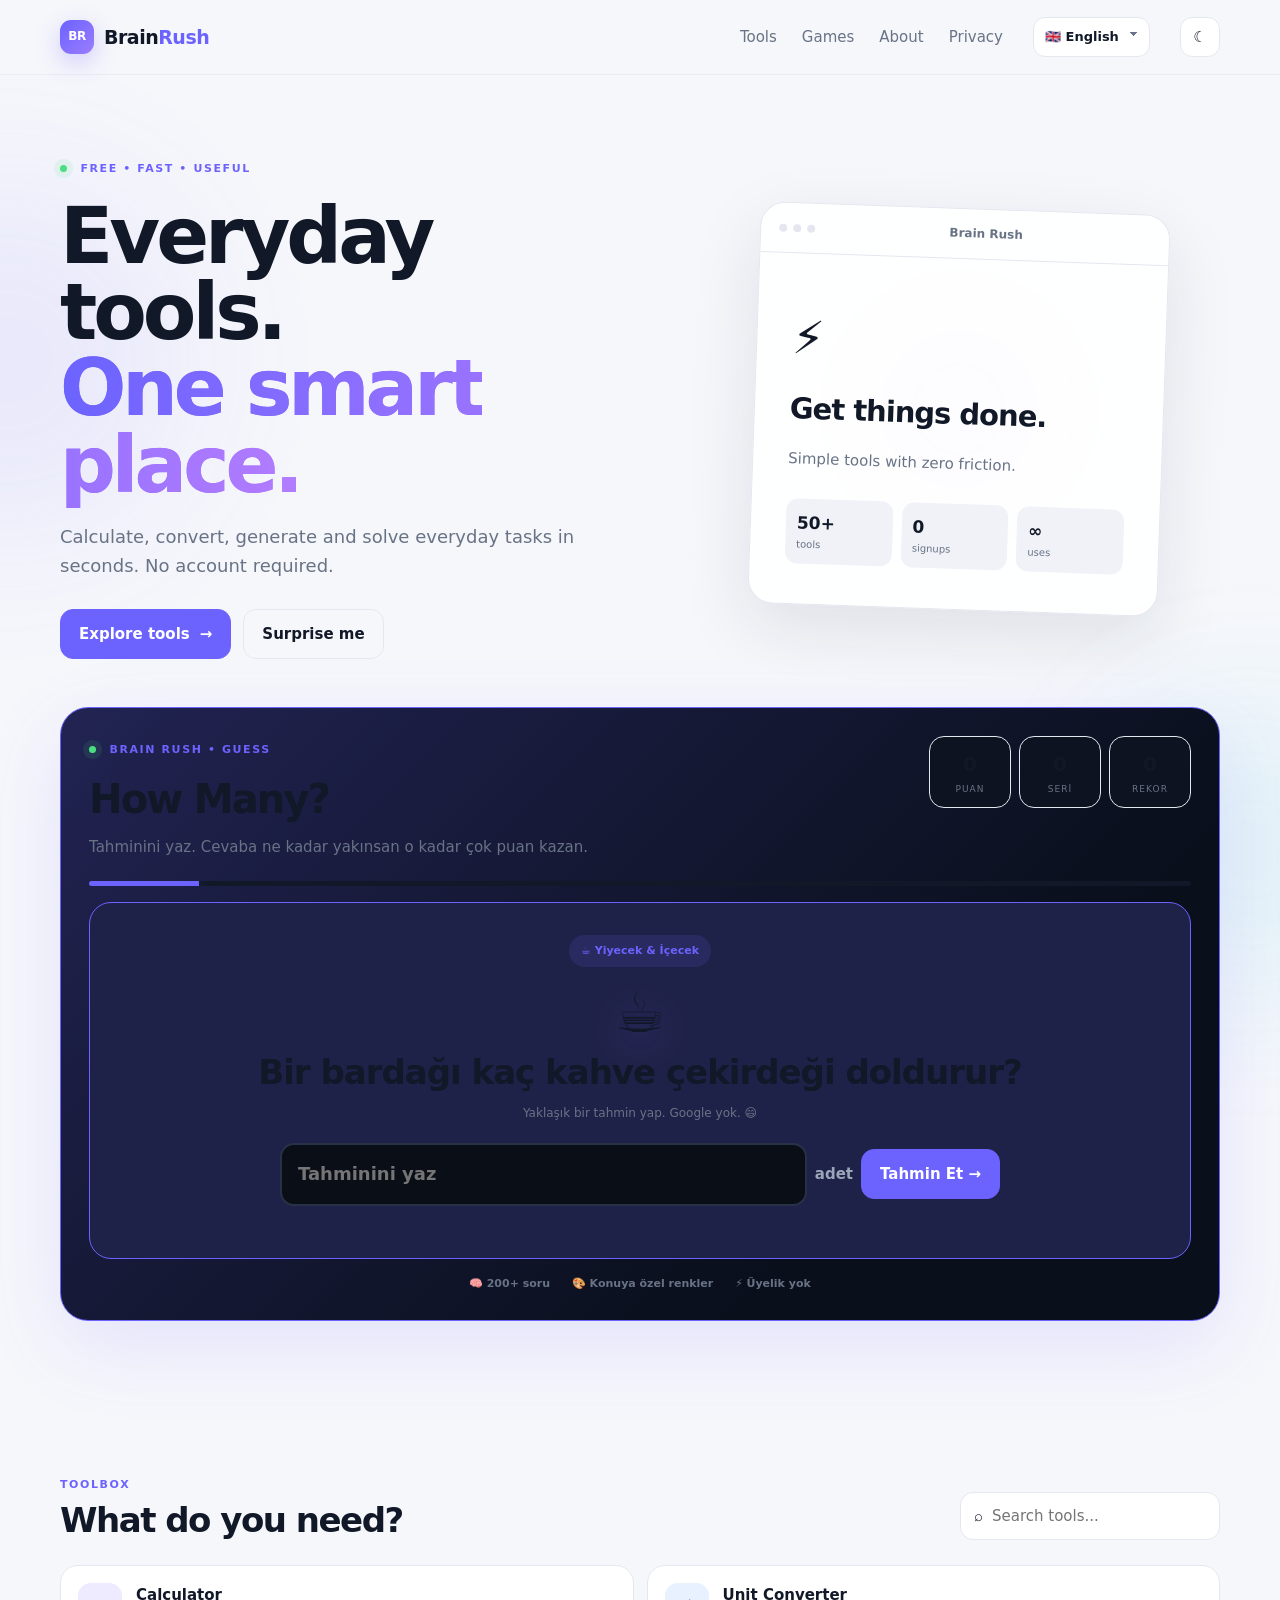
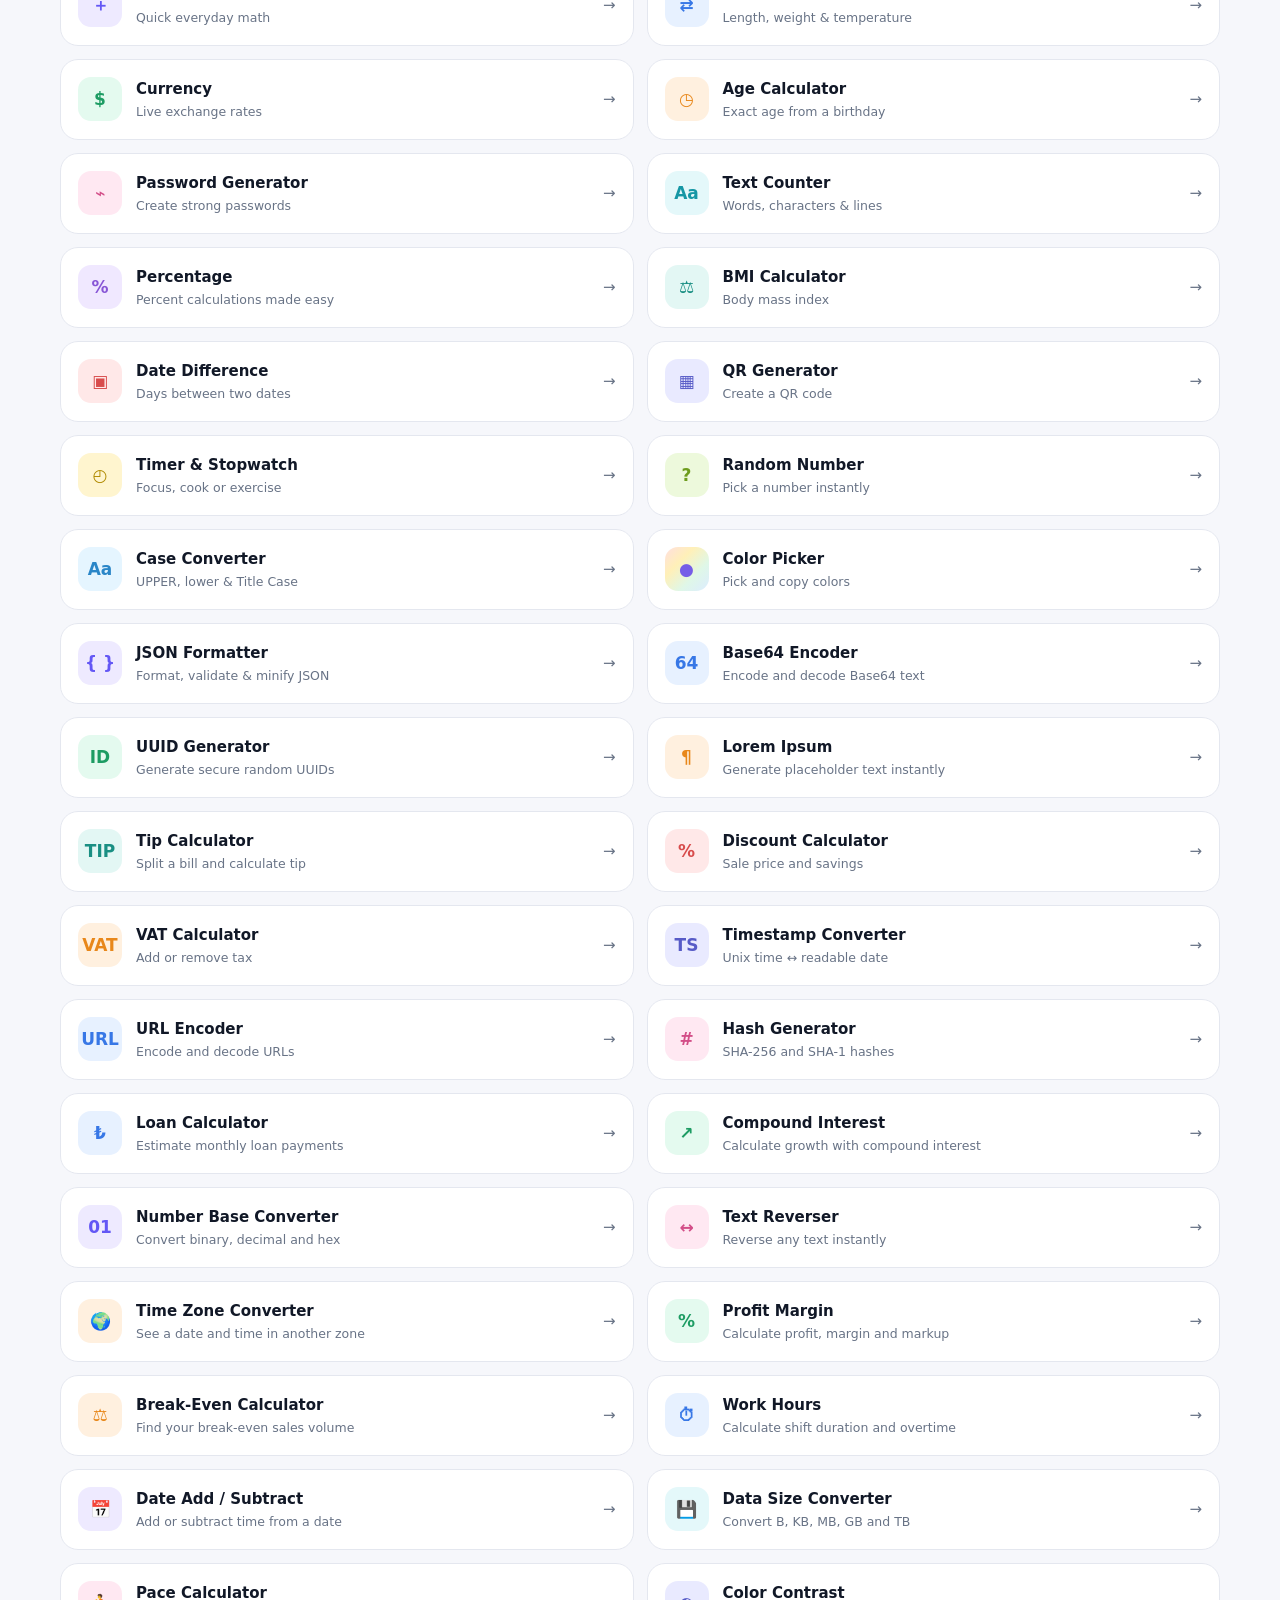
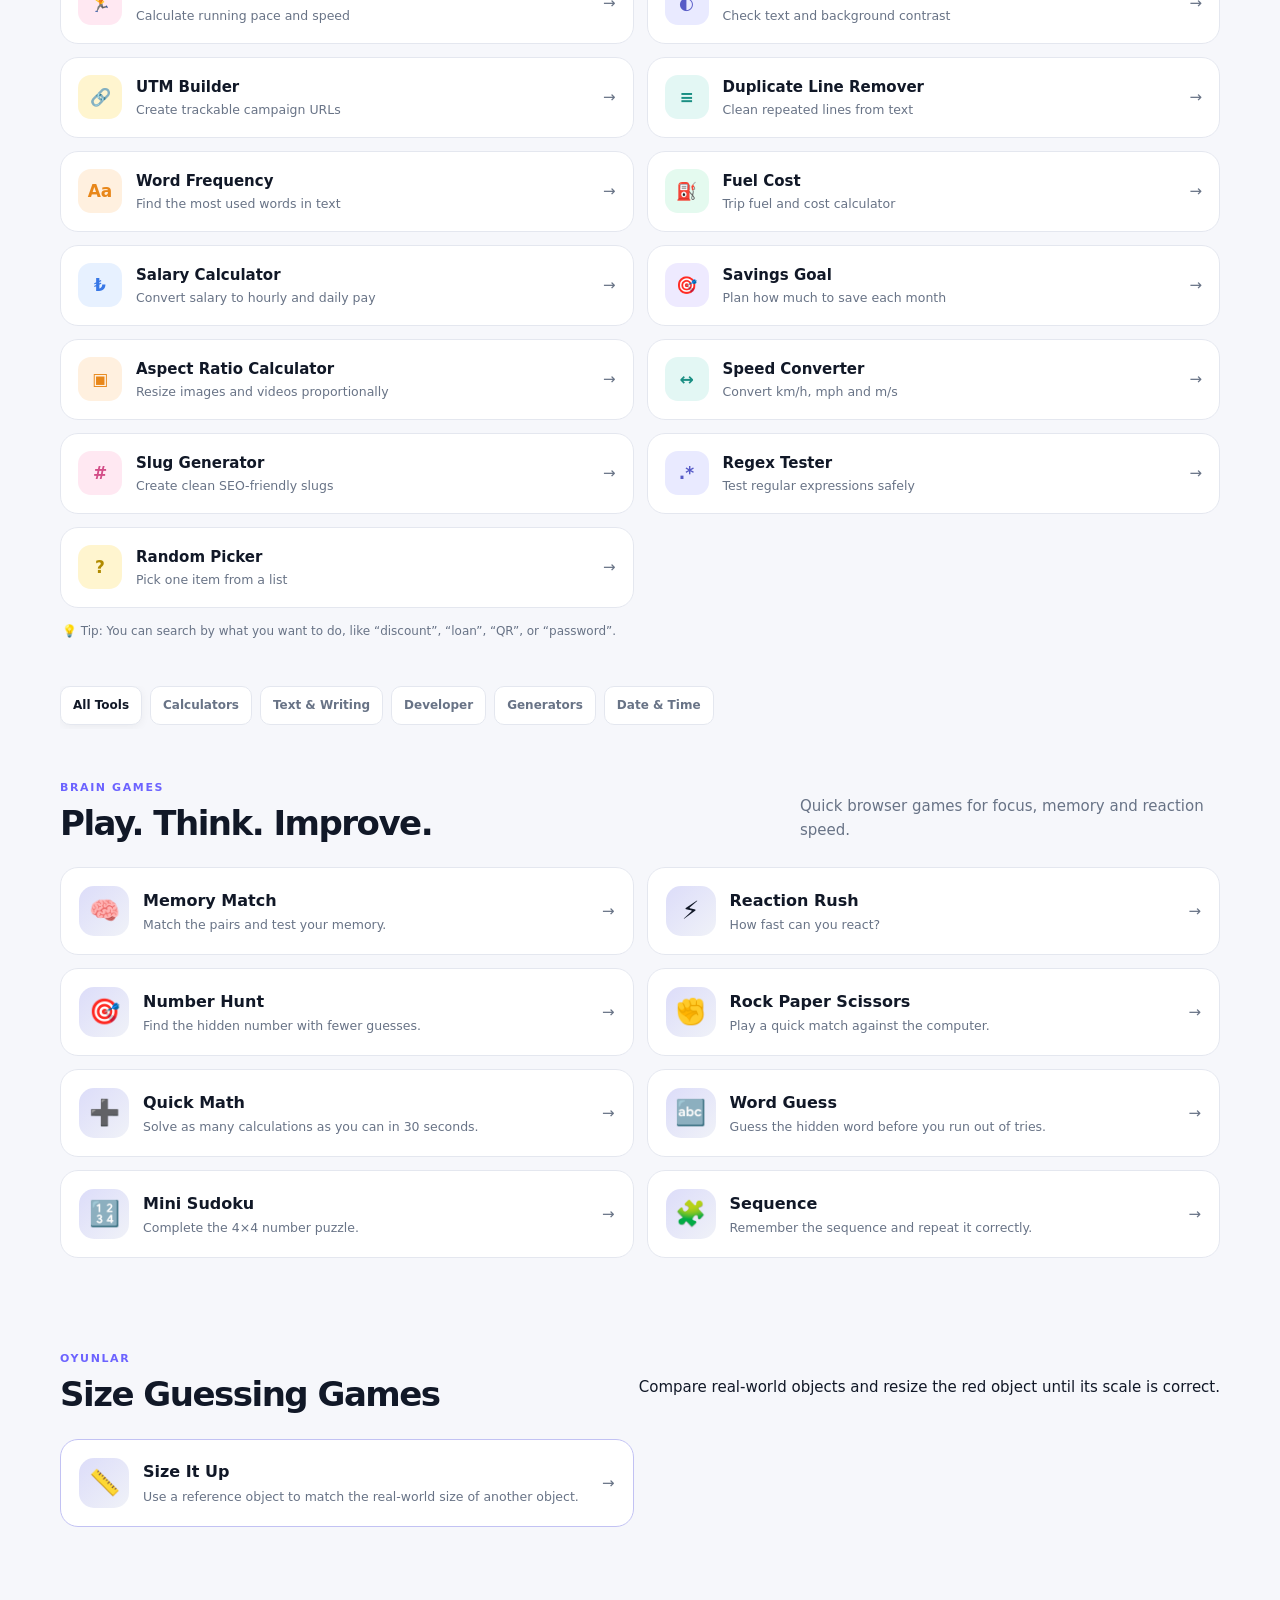
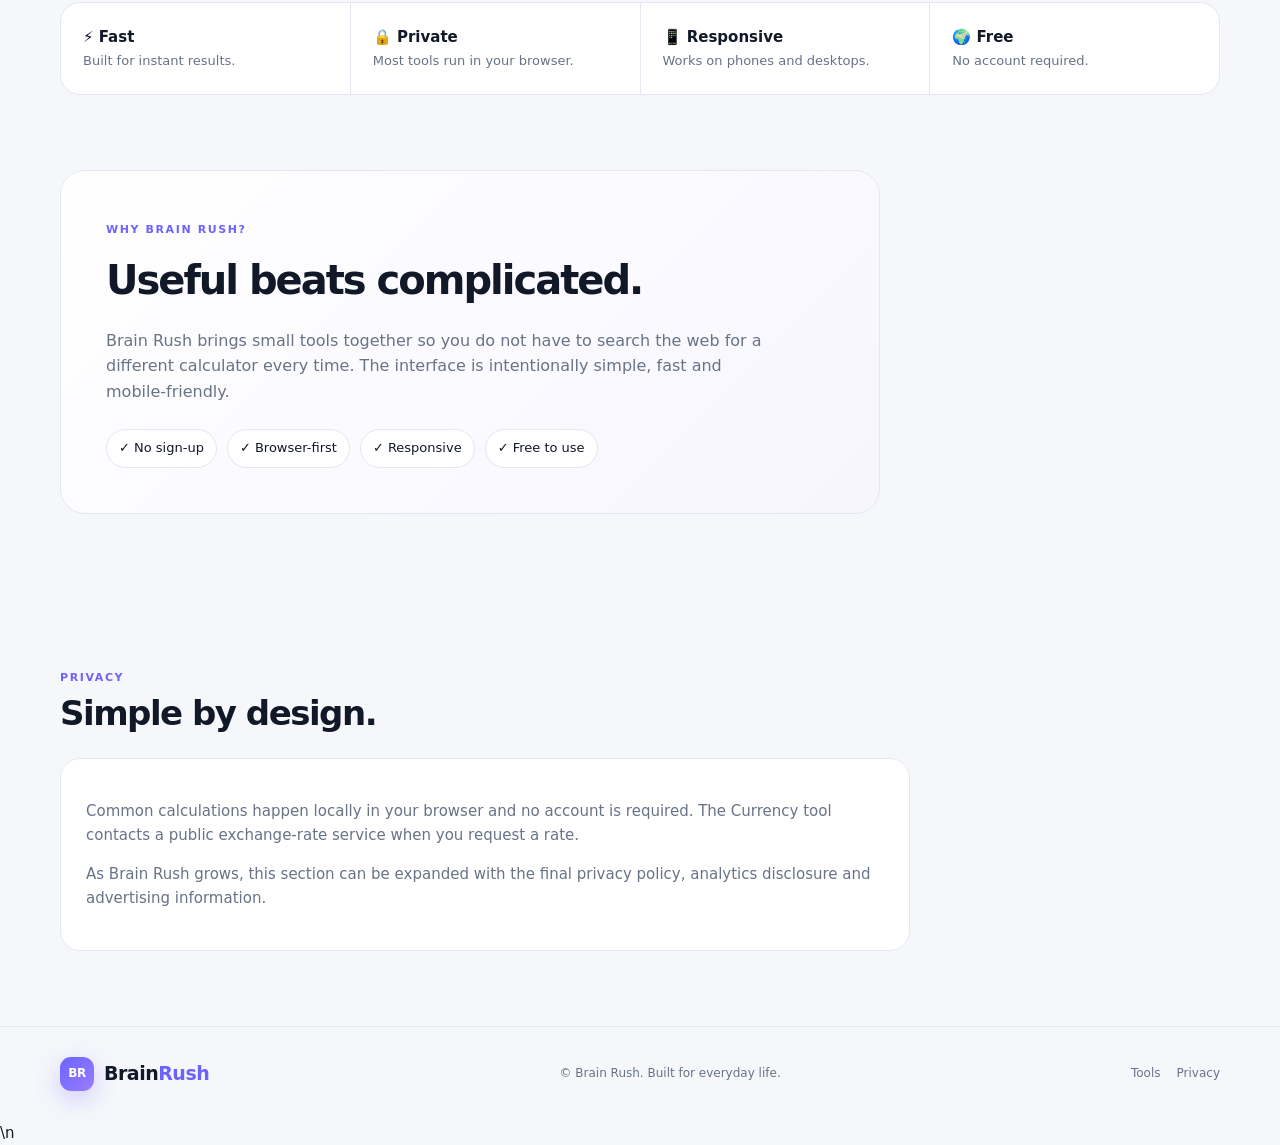
<file: index.html>
<!doctype html>
<html lang="en">
<head>
<meta charset="utf-8">
<meta name="viewport" content="width=device-width,initial-scale=1">
<meta name="theme-color" content="#0b1020">
<meta name="description" content="Brain Rush is a free collection of fast online tools for calculations, conversions, text, dates, passwords, QR codes and everyday tasks.">
<meta name="keywords" content="online tools, calculator, unit converter, currency converter, age calculator, password generator, text counter, percentage calculator, BMI, QR code">
<meta property="og:title" content="Brain Rush — Free Everyday Tools">
<meta property="og:description" content="Fast, useful and browser-first online tools.">
<meta property="og:type" content="website">
<title>Brain Rush — Free Everyday Tools</title>
<link rel="manifest" href="manifest.webmanifest">
<link rel="stylesheet" href="assets/styles.css?v=20261127-8">
</head>
<body>
<div class="bg-orb orb-one"></div><div class="bg-orb orb-two"></div>
<header class="site-header"><div class="container nav-wrap">
<a class="brand" href="#"><span class="brand-mark">BR</span><span>Brain<span>Rush</span></span></a>
<nav class="nav-links"><a href="#tools"><span data-i18n="Tools">Tools</span></a><a href="#games" data-i18n="Games">Games</a><a href="#about"><span data-i18n="About">About</span></a><a href="#privacy"><span data-i18n="Privacy">Privacy</span></a></nav>
<div class="language-switcher">
<select id="languageSelect" aria-label="Language">
<option value="en">🇬🇧 English</option>
<option value="tr">🇹🇷 Türkçe</option>
</select>
</div>
<button class="icon-btn" id="themeToggle" aria-label="Toggle theme">☾</button>
</div></header>
<main>
<section class="hero container"><div class="hero-copy">
<div class="eyebrow"><span class="pulse"></span> FREE • FAST • USEFUL</div>
<h1>Everyday tools.<br><span><span data-i18n="One smart place.">One smart place.</span></span></h1>
<p><span data-i18n="Calculate, convert, generate and solve everyday tasks in seconds. No account required.">Calculate, convert, generate and solve everyday tasks in seconds. No account required.</span></p>
<div class="hero-actions"><a class="btn primary" href="#tools">Explore tools <span>→</span></a><button class="btn ghost" id="randomTool"><span data-i18n="Surprise me">Surprise me</span></button></div>
</div><div class="hero-panel"><div class="panel-glow"></div><div class="mini-window">
<div class="window-top"><span></span><span></span><span></span><b>Brain Rush</b></div>
<div class="mini-content"><div class="mini-icon">⚡</div><strong><span data-i18n="Get things done.">Get things done.</span></strong><p><span data-i18n="Simple tools with zero friction.">Simple tools with zero friction.</span></p>
<div class="mini-stats"><span><b>50+</b> tools</span><span><b>0</b> signups</span><span><b>∞</b> uses</span></div></div></div></div></section>

<section class="container section estimate-game-section" id="guessGame">
  <div class="guess-game-shell" data-theme-color="violet">
    <div class="guess-game-header">
      <div>
        <span class="eyebrow"><span class="pulse"></span> BRAIN RUSH • GUESS</span>
        <h2 data-i18n="How Many?">How Many?</h2>
        <p data-i18n="Estimate the answer. The closer you are, the higher your score.">Tahminini yaz. Cevaba ne kadar yakınsan o kadar çok puan kazan.</p>
      </div>
      <div class="guess-game-stats">
        <div><b id="guessScore">0</b><small data-i18n="Score">PUAN</small></div>
        <div><b id="guessStreak">0</b><small data-i18n="Streak">SERİ</small></div>
        <div><b id="guessBest">0</b><small data-i18n="Best">REKOR</small></div>
      </div>
    </div>
    <div class="guess-progress"><span id="guessProgressBar"></span></div>
    <div class="guess-card" id="guessCard">
      <div class="guess-category" id="guessCategory">☕ Yiyecek & İçecek</div>
      <div class="guess-emoji" id="guessEmoji">☕</div>
      <h3 id="guessQuestion">Bir bardağı kaç kahve çekirdeği doldurur?</h3>
      <p class="guess-hint" id="guessHint">Yaklaşık bir tahmin yap. Google yok. 😄</p>
      <div class="guess-answer-row">
        <input id="guessInput" type="text" inputmode="decimal" autocomplete="off" placeholder="Tahminini yaz">
        <span id="guessUnit">adet</span>
        <button class="btn primary" id="guessSubmit" type="button">Tahmin Et →</button>
      </div>
      <div class="guess-feedback" id="guessFeedback" aria-live="polite"></div>
      <button class="guess-next" id="guessNext" type="button" hidden>Sonraki Soru →</button>
    </div>
    <div class="guess-footer">
      <span>🧠 <b data-i18n="200+ questions">200+ soru</b></span>
      <span>🎨 <b data-i18n="Color-coded topics">Konuya özel renkler</b></span>
      <span>⚡ <b data-i18n="No account required">Üyelik yok</b></span>
    </div>
  </div>
</section>

<section class="container section" id="tools"><div class="section-heading"><div><span class="eyebrow"><span data-i18n="TOOLBOX">TOOLBOX</span></span><h2>What do you need?</h2></div>
<div class="search-box"><span>⌕</span><input id="toolSearch" type="search" placeholder="Search tools..." aria-label="Search tools"></div></div>
<div class="tool-grid">
<button class="tool-card" data-tool="calculator" data-category="calculator" data-keywords="math arithmetic"><span class="tool-icon violet">＋</span><span><b><span data-i18n="Calculator">Calculator</span></b><small><span data-i18n="Quick everyday math">Quick everyday math</span></small></span><i>→</i></button>
<button class="tool-card" data-tool="unit" data-category="calculator" data-keywords="unit length weight temperature"><span class="tool-icon blue">⇄</span><span><b><span data-i18n="Unit Converter">Unit Converter</span></b><small><span data-i18n="Length, weight & temperature">Length, weight & temperature</span></small></span><i>→</i></button>
<button class="tool-card" data-tool="currency" data-category="calculator" data-keywords="currency exchange money usd eur try"><span class="tool-icon green">$</span><span><b><span data-i18n="Currency">Currency</span></b><small><span data-i18n="Live exchange rates">Live exchange rates</span></small></span><i>→</i></button>
<button class="tool-card" data-tool="age" data-category="calculator" data-keywords="age birthday date"><span class="tool-icon orange">◷</span><span><b><span data-i18n="Age Calculator">Age Calculator</span></b><small><span data-i18n="Exact age from a birthday">Exact age from a birthday</span></small></span><i>→</i></button>
<button class="tool-card" data-tool="password" data-category="generator" data-keywords="password secure random generator"><span class="tool-icon pink">⌁</span><span><b><span data-i18n="Password Generator">Password Generator</span></b><small><span data-i18n="Create strong passwords">Create strong passwords</span></small></span><i>→</i></button>
<button class="tool-card" data-tool="text" data-category="text" data-keywords="text words characters counter"><span class="tool-icon cyan">Aa</span><span><b><span data-i18n="Text Counter">Text Counter</span></b><small><span data-i18n="Words, characters & lines">Words, characters & lines</span></small></span><i>→</i></button>
<button class="tool-card" data-tool="percentage" data-category="calculator" data-keywords="percent percentage"><span class="tool-icon purple">%</span><span><b><span data-i18n="Percentage">Percentage</span></b><small><span data-i18n="Percent calculations made easy">Percent calculations made easy</span></small></span><i>→</i></button>
<button class="tool-card" data-tool="bmi" data-category="calculator" data-keywords="bmi body mass index"><span class="tool-icon teal">⚖</span><span><b><span data-i18n="BMI Calculator">BMI Calculator</span></b><small><span data-i18n="Body mass index">Body mass index</span></small></span><i>→</i></button>
<button class="tool-card" data-tool="date" data-category="time" data-keywords="date difference days"><span class="tool-icon red">▣</span><span><b><span data-i18n="Date Difference">Date Difference</span></b><small><span data-i18n="Days between two dates">Days between two dates</span></small></span><i>→</i></button>
<button class="tool-card" data-tool="qr" data-category="generator" data-keywords="qr code"><span class="tool-icon indigo">▦</span><span><b><span data-i18n="QR Generator">QR Generator</span></b><small><span data-i18n="Create a QR code">Create a QR code</span></small></span><i>→</i></button>
<button class="tool-card" data-tool="timer" data-category="time" data-keywords="timer stopwatch countdown"><span class="tool-icon yellow">◴</span><span><b><span data-i18n="Timer & Stopwatch">Timer & Stopwatch</span></b><small><span data-i18n="Focus, cook or exercise">Focus, cook or exercise</span></small></span><i>→</i></button>
<button class="tool-card" data-tool="random" data-category="generator" data-keywords="random number"><span class="tool-icon lime">?</span><span><b><span data-i18n="Random Number">Random Number</span></b><small><span data-i18n="Pick a number instantly">Pick a number instantly</span></small></span><i>→</i></button>
<button class="tool-card" data-tool="case" data-category="text" data-keywords="uppercase lowercase case converter"><span class="tool-icon sky">Aa</span><span><b><span data-i18n="Case Converter">Case Converter</span></b><small><span data-i18n="UPPER, lower & Title Case">UPPER, lower & Title Case</span></small></span><i>→</i></button>
<button class="tool-card" data-tool="color" data-category="generator" data-keywords="color picker hex rgb"><span class="tool-icon rainbow">●</span><span><b><span data-i18n="Color Picker">Color Picker</span></b><small><span data-i18n="Pick and copy colors">Pick and copy colors</span></small></span><i>→</i></button>
<button class="tool-card" data-tool="json" data-category="developer" data-keywords="json formatter beautifier minify developer"><span class="tool-icon violet">{ }</span><span><b><span data-i18n="JSON Formatter">JSON Formatter</span></b><small><span data-i18n="Format, validate & minify JSON">Format, validate & minify JSON</span></small></span><i>→</i></button>
<button class="tool-card" data-tool="base64" data-category="developer" data-keywords="base64 encode decode developer"><span class="tool-icon blue">64</span><span><b><span data-i18n="Base64 Encoder">Base64 Encoder</span></b><small><span data-i18n="Encode and decode Base64 text">Encode and decode Base64 text</span></small></span><i>→</i></button>
<button class="tool-card" data-tool="uuid" data-category="generator" data-keywords="uuid guid identifier developer"><span class="tool-icon green">ID</span><span><b><span data-i18n="UUID Generator">UUID Generator</span></b><small><span data-i18n="Generate secure random UUIDs">Generate secure random UUIDs</span></small></span><i>→</i></button>
<button class="tool-card" data-tool="lorem" data-category="text" data-keywords="lorem ipsum placeholder text"><span class="tool-icon orange">¶</span><span><b><span data-i18n="Lorem Ipsum">Lorem Ipsum</span></b><small><span data-i18n="Generate placeholder text instantly">Generate placeholder text instantly</span></small></span><i>→</i></button><button class="tool-card" data-tool="tip" data-category="calculator" data-keywords="tip gratuity restaurant bill"><span class="tool-icon teal">TIP</span><span><b data-i18n="Tip Calculator">Tip Calculator</b><small data-i18n="Split a bill and calculate tip">Split a bill and calculate tip</small></span><i>→</i></button>
<button class="tool-card" data-tool="discount" data-category="calculator" data-keywords="discount sale price savings"><span class="tool-icon red">%</span><span><b data-i18n="Discount Calculator">Discount Calculator</b><small data-i18n="Sale price and savings">Sale price and savings</small></span><i>→</i></button>
<button class="tool-card" data-tool="vat" data-category="calculator" data-keywords="vat tax sales tax"><span class="tool-icon orange">VAT</span><span><b data-i18n="VAT Calculator">VAT Calculator</b><small data-i18n="Add or remove tax">Add or remove tax</small></span><i>→</i></button>
<button class="tool-card" data-tool="timestamp" data-category="time" data-keywords="unix timestamp epoch date time"><span class="tool-icon indigo">TS</span><span><b data-i18n="Timestamp Converter">Timestamp Converter</b><small data-i18n="Unix time ↔ readable date">Unix time ↔ readable date</small></span><i>→</i></button>
<button class="tool-card" data-tool="url" data-category="developer" data-keywords="url encode decode developer"><span class="tool-icon blue">URL</span><span><b data-i18n="URL Encoder">URL Encoder</b><small data-i18n="Encode and decode URLs">Encode and decode URLs</small></span><i>→</i></button>
<button class="tool-card" data-tool="hash" data-category="developer" data-keywords="hash sha256 sha1 security developer"><span class="tool-icon pink">#</span><span><b data-i18n="Hash Generator">Hash Generator</b><small data-i18n="SHA-256 and SHA-1 hashes">SHA-256 and SHA-1 hashes</small></span><i>→</i></button><button class="tool-card" data-tool="loan" data-category="calculator" data-keywords="loan credit mortgage interest"><span class="tool-icon blue">₺</span><span><b data-i18n="Loan Calculator">Loan Calculator</b><small data-i18n="Estimate monthly loan payments">Estimate monthly loan payments</small></span><i>→</i></button>
<button class="tool-card" data-tool="compound" data-category="calculator" data-keywords="compound interest investment savings"><span class="tool-icon green">↗</span><span><b data-i18n="Compound Interest">Compound Interest</b><small data-i18n="Calculate growth with compound interest">Calculate growth with compound interest</small></span><i>→</i></button>
<button class="tool-card" data-tool="base" data-category="developer" data-keywords="binary decimal hexadecimal base converter"><span class="tool-icon violet">01</span><span><b data-i18n="Number Base Converter">Number Base Converter</b><small data-i18n="Convert binary, decimal and hex">Convert binary, decimal and hex</small></span><i>→</i></button>
<button class="tool-card" data-tool="reverse" data-category="text" data-keywords="reverse text string"><span class="tool-icon pink">↔</span><span><b data-i18n="Text Reverser">Text Reverser</b><small data-i18n="Reverse any text instantly">Reverse any text instantly</small></span><i>→</i></button>
<button class="tool-card" data-tool="timezone" data-category="time" data-keywords="time zone timezone world clock"><span class="tool-icon orange">🌍</span><span><b data-i18n="Time Zone Converter">Time Zone Converter</b><small data-i18n="See a date and time in another zone">See a date and time in another zone</small></span><i>→</i></button><button class="tool-card" data-tool="profit" data-category="calculator" data-keywords="profit margin markup sales cost"><span class="tool-icon green">%</span><span><b data-i18n="Profit Margin">Kâr Marjı Hesaplama</b><small data-i18n="Calculate profit, margin and markup">Kârı, marjı ve kâr oranını hesaplayın</small></span><i>→</i></button>
<button class="tool-card" data-tool="breakeven" data-category="calculator" data-keywords="break even fixed variable cost business"><span class="tool-icon orange">⚖</span><span><b data-i18n="Break-Even Calculator">Başabaş Noktası Hesaplama</b><small data-i18n="Find your break-even sales volume">Başabaş satış miktarını bulun</small></span><i>→</i></button>
<button class="tool-card" data-tool="workhours" data-category="calculator" data-keywords="work hours shift overtime time"><span class="tool-icon blue">⏱</span><span><b data-i18n="Work Hours">Çalışma Saati Hesaplama</b><small data-i18n="Calculate shift duration and overtime">Vardiya süresini ve fazla mesaiyi hesaplayın</small></span><i>→</i></button>
<button class="tool-card" data-tool="dateadd" data-category="calculator" data-keywords="date add days weeks months"><span class="tool-icon violet">📅</span><span><b data-i18n="Date Add / Subtract">Tarihe Gün Ekle / Çıkar</b><small data-i18n="Add or subtract time from a date">Bir tarihe gün, hafta veya ay ekleyin</small></span><i>→</i></button>
<button class="tool-card" data-tool="datasize" data-category="calculator" data-keywords="data storage bytes kb mb gb tb"><span class="tool-icon cyan">💾</span><span><b data-i18n="Data Size Converter">Veri Boyutu Dönüştürücü</b><small data-i18n="Convert B, KB, MB, GB and TB">B, KB, MB, GB ve TB arasında dönüştürün</small></span><i>→</i></button>
<button class="tool-card" data-tool="pace" data-category="calculator" data-keywords="running pace speed distance time"><span class="tool-icon pink">🏃</span><span><b data-i18n="Pace Calculator">Tempo Hesaplama</b><small data-i18n="Calculate running pace and speed">Koşu temposunu ve hızı hesaplayın</small></span><i>→</i></button>
<button class="tool-card" data-tool="contrast" data-category="developer" data-keywords="color contrast accessibility wcag"><span class="tool-icon indigo">◐</span><span><b data-i18n="Color Contrast">Renk Kontrastı</b><small data-i18n="Check text and background contrast">Metin ve arka plan kontrastını kontrol edin</small></span><i>→</i></button>
<button class="tool-card" data-tool="utm" data-category="generator" data-keywords="utm campaign url marketing"><span class="tool-icon yellow">🔗</span><span><b data-i18n="UTM Builder">UTM Oluşturucu</b><small data-i18n="Create trackable campaign URLs">Takip edilebilir kampanya URL'leri oluşturun</small></span><i>→</i></button>
<button class="tool-card" data-tool="duplicates" data-category="text" data-keywords="duplicate lines remove text clean"><span class="tool-icon teal">≡</span><span><b data-i18n="Duplicate Line Remover">Tekrarlanan Satırları Temizle</b><small data-i18n="Clean repeated lines from text">Metindeki tekrar eden satırları temizleyin</small></span><i>→</i></button>
<button class="tool-card" data-tool="wordfreq" data-category="text" data-keywords="word frequency text analysis count"><span class="tool-icon orange">Aa</span><span><b data-i18n="Word Frequency">Kelime Sıklığı</b><small data-i18n="Find the most used words in text">Metinde en sık kullanılan kelimeleri bulun</small></span><i>→</i></button><button class="tool-card" data-tool="fuel" data-category="calculator" data-keywords="fuel cost petrol diesel trip car"><span class="tool-icon green">⛽</span><span><b data-i18n="Fuel Cost">Fuel Cost</b><small data-i18n="Trip fuel and cost calculator">Trip fuel and cost calculator</small></span><i>→</i></button>
<button class="tool-card" data-tool="salary" data-category="calculator" data-keywords="salary hourly wage annual monthly"><span class="tool-icon blue">₺</span><span><b data-i18n="Salary Calculator">Salary Calculator</b><small data-i18n="Convert salary to hourly and daily pay">Convert salary to hourly and daily pay</small></span><i>→</i></button>
<button class="tool-card" data-tool="savings" data-category="calculator" data-keywords="savings goal saving monthly target"><span class="tool-icon violet">🎯</span><span><b data-i18n="Savings Goal">Savings Goal</b><small data-i18n="Plan how much to save each month">Plan how much to save each month</small></span><i>→</i></button>
<button class="tool-card" data-tool="ratio" data-category="calculator" data-keywords="aspect ratio width height image video"><span class="tool-icon orange">▣</span><span><b data-i18n="Aspect Ratio Calculator">Aspect Ratio Calculator</b><small data-i18n="Resize images and videos proportionally">Resize images and videos proportionally</small></span><i>→</i></button>
<button class="tool-card" data-tool="speed" data-category="calculator" data-keywords="speed kmh mph conversion"><span class="tool-icon teal">↔</span><span><b data-i18n="Speed Converter">Speed Converter</b><small data-i18n="Convert km/h, mph and m/s">Convert km/h, mph and m/s</small></span><i>→</i></button>
<button class="tool-card" data-tool="slug" data-category="text" data-keywords="slug url seo title text"><span class="tool-icon pink">#</span><span><b data-i18n="Slug Generator">Slug Generator</b><small data-i18n="Create clean SEO-friendly slugs">Create clean SEO-friendly slugs</small></span><i>→</i></button>
<button class="tool-card" data-tool="regex" data-category="developer" data-keywords="regex regular expression tester developer"><span class="tool-icon indigo">.*</span><span><b data-i18n="Regex Tester">Regex Tester</b><small data-i18n="Test regular expressions safely">Test regular expressions safely</small></span><i>→</i></button>
<button class="tool-card" data-tool="randompick" data-category="generator" data-keywords="random picker choice list"><span class="tool-icon yellow">?</span><span><b data-i18n="Random Picker">Random Picker</b><small data-i18n="Pick one item from a list">Pick one item from a list</small></span><i>→</i></button></div><p class="tool-tip"><span data-i18n="Tip: You can search by what you want to do, like “discount”, “loan”, “QR”, or “password”.">💡 Tip: You can search by what you want to do, like “discount”, “loan”, “QR”, or “password”.</span></p><p class="no-results" id="noResults" hidden>No tools matched your search.</p></section>
<section class="container category-strip"><div class="category-pill active" data-category="all"><span data-i18n="All Tools">All Tools</span></div><div class="category-pill" data-category="calculator"><span data-i18n="Calculators">Calculators</span></div><div class="category-pill" data-category="text"><span data-i18n="Text & Writing">Text & Writing</span></div><div class="category-pill" data-category="developer"><span data-i18n="Developer">Developer</span></div><div class="category-pill" data-category="generator"><span data-i18n="Generators">Generators</span></div><div class="category-pill" data-category="time"><span data-i18n="Date & Time">Date & Time</span></div></section><section class="container section games-section" id="games">
<div class="section-heading"><div><span class="eyebrow" data-i18n="BRAIN GAMES">BRAIN GAMES</span><h2 data-i18n="Play. Think. Improve.">Play. Think. Improve.</h2></div>
<p class="section-subtitle" data-i18n="Quick browser games for focus, memory and reaction speed.">Quick browser games for focus, memory and reaction speed.</p></div>
<div class="game-grid">
<button class="game-card" data-game="memory"><span class="game-icon">🧠</span><span><b data-i18n="Memory Match">Memory Match</b><small data-i18n="Match the pairs and test your memory.">Match the pairs and test your memory.</small></span><i>→</i></button>
<button class="game-card" data-game="reaction"><span class="game-icon">⚡</span><span><b data-i18n="Reaction Rush">Reaction Rush</b><small data-i18n="How fast can you react?">How fast can you react?</small></span><i>→</i></button>
<button class="game-card" data-game="number"><span class="game-icon">🎯</span><span><b data-i18n="Number Hunt">Number Hunt</b><small data-i18n="Find the hidden number with fewer guesses.">Find the hidden number with fewer guesses.</small></span><i>→</i></button>
<button class="game-card" data-game="rps"><span class="game-icon">✊</span><span><b data-i18n="Rock Paper Scissors">Rock Paper Scissors</b><small data-i18n="Play a quick match against the computer.">Play a quick match against the computer.</small></span><i>→</i></button>
<button class="game-card" data-game="math"><span class="game-icon">➕</span><span><b data-i18n="Quick Math">Quick Math</b><small data-i18n="Solve as many calculations as you can in 30 seconds.">Solve as many calculations as you can in 30 seconds.</small></span><i>→</i></button>
<button class="game-card" data-game="hangman"><span class="game-icon">🔤</span><span><b data-i18n="Word Guess">Word Guess</b><small data-i18n="Guess the hidden word before you run out of tries.">Guess the hidden word before you run out of tries.</small></span><i>→</i></button>
<button class="game-card" data-game="sudoku"><span class="game-icon">🔢</span><span><b data-i18n="Mini Sudoku">Mini Sudoku</b><small data-i18n="Complete the 4×4 number puzzle.">Complete the 4×4 number puzzle.</small></span><i>→</i></button>
<button class="game-card" data-game="sequence"><span class="game-icon">🧩</span><span><b data-i18n="Sequence">Sequence</b><small data-i18n="Remember the sequence and repeat it correctly.">Remember the sequence and repeat it correctly.</small></span><i>→</i></button></div></section><section class="container section size-games-section" id="sizeGames">
  <div class="section-heading"><div><span class="eyebrow">OYUNLAR</span><h2 data-i18n="Size Guessing Games">Boyut Tahmin Oyunları</h2></div><p data-i18n="Compare real-world objects and resize the red object until its scale is correct.">Gerçek hayattaki nesneleri karşılaştırın ve kırmızı nesneyi doğru ölçüye getirin.</p></div>
  <div class="game-grid">
    <button class="game-card size-game-card" data-game="sizeitup"><span class="game-icon">📏</span><span><b data-i18n="Size It Up">Boyutunu Tahmin Et</b><small data-i18n="Use a reference object to match the real-world size of another object.">Referans nesneyi kullanarak başka bir nesnenin gerçek boyutunu tahmin edin.</small></span><i>→</i></button>
  </div>
</section><section class="container feature-strip"><div><strong>⚡ Fast</strong><span><span data-i18n="Built for instant results.">Built for instant results.</span></span></div><div><strong>🔒 Private</strong><span><span data-i18n="Most tools run in your browser.">Most tools run in your browser.</span></span></div><div><strong>📱 Responsive</strong><span><span data-i18n="Works on phones and desktops.">Works on phones and desktops.</span></span></div><div><strong>🌍 Free</strong><span><span data-i18n="No account required.">No account required.</span></span></div></section>
<section class="container section" id="about"><div class="about-card"><span class="eyebrow">WHY BRAIN RUSH?</span><h2><span data-i18n="Useful beats complicated.">Useful beats complicated.</span></h2><p>Brain Rush brings small tools together so you do not have to search the web for a different calculator every time. The interface is intentionally simple, fast and mobile-friendly.</p><div class="about-points"><span>✓ No sign-up</span><span>✓ Browser-first</span><span>✓ Responsive</span><span>✓ Free to use</span></div></div></section>
<section class="container section" id="privacy"><div class="section-heading"><div><span class="eyebrow"><span data-i18n="PRIVACY">PRIVACY</span></span><h2><span data-i18n="Simple by design.">Simple by design.</span></h2></div></div><div class="privacy-card"><p>Common calculations happen locally in your browser and no account is required. The Currency tool contacts a public exchange-rate service when you request a rate.</p><p>As Brain Rush grows, this section can be expanded with the final privacy policy, analytics disclosure and advertising information.</p></div></section>
</main>
<footer class="footer"><div class="container footer-inner"><a class="brand" href="#"><span class="brand-mark">BR</span><span>Brain<span>Rush</span></span></a><p>© <span id="year"></span> Brain Rush. Built for everyday life.</p><div><a href="#tools"><span data-i18n="Tools">Tools</span></a><a href="#privacy"><span data-i18n="Privacy">Privacy</span></a></div></div></footer>
<div class="modal-backdrop" id="modal" hidden><div class="modal" role="dialog" aria-modal="true" aria-labelledby="modalTitle"><button class="modal-close" id="modalClose" aria-label="Close">×</button><div id="modalBody"></div></div></div>

<template id="tipTemplate"><div class="tool-head"><span class="tool-icon teal">TIP</span><div><h3>Tip Calculator</h3><p>Enter your bill, choose a tip and split it between people.</p></div></div><div class="form-grid"><label>Bill amount<input id="tipBill" type="number" value="100" min="0"></label><label>Tip %<input id="tipPercent" type="number" value="10" min="0"></label><label>People<input id="tipPeople" type="number" value="1" min="1"></label></div><div class="result-box"><small>Total</small><strong id="tipTotal">110</strong><span id="tipPerPerson">110 per person</span></div></template>
<template id="discountTemplate"><div class="tool-head"><span class="tool-icon red">%</span><div><h3>Discount Calculator</h3><p>See the sale price and exactly how much you save.</p></div></div><div class="form-grid"><label>Original price<input id="discountPrice" type="number" value="1000"></label><label>Discount %<input id="discountRate" type="number" value="20"></label></div><div class="result-box"><small>You pay</small><strong id="discountFinal">800</strong><span id="discountSaved">You save 200</span></div></template>
<template id="vatTemplate"><div class="tool-head"><span class="tool-icon orange">VAT</span><div><h3>VAT Calculator</h3><p>Add VAT to a price or remove VAT from a VAT-inclusive price.</p></div></div><div class="percent-tabs"><button class="active" data-vat-mode="add">Add VAT</button><button data-vat-mode="remove">Remove VAT</button></div><div class="form-grid"><label>Price<input id="vatPrice" type="number" value="1000"></label><label>VAT %<input id="vatRate" type="number" value="20"></label></div><div class="result-box"><small id="vatLabel">Total with VAT</small><strong id="vatResult">1200</strong><span id="vatTax">VAT: 200</span></div></template>
<template id="timestampTemplate"><div class="tool-head"><span class="tool-icon indigo">TS</span><div><h3>Timestamp Converter</h3><p>Convert Unix timestamps to dates and dates to Unix time.</p></div></div><div class="percent-tabs"><button class="active" data-ts-mode="now">Current time</button><button data-ts-mode="toDate">Timestamp → Date</button><button data-ts-mode="toTs">Date → Timestamp</button></div><div id="tsNow"><div class="result-box"><small>Unix timestamp</small><strong id="tsCurrent">—</strong><span id="tsCurrentDate">—</span></div></div><div id="tsToDate" hidden><label class="single-label">Unix timestamp<input id="tsInput" type="number"></label><div class="result-box"><small>Date</small><strong id="tsDateResult">—</strong></div></div><div id="tsToTs" hidden><label class="single-label">Date and time<input id="dateTimeInput" type="datetime-local"></label><div class="result-box"><small>Unix timestamp</small><strong id="tsResult">—</strong></div></div></template>
<template id="urlTemplate"><div class="tool-head"><span class="tool-icon blue">URL</span><div><h3>URL Encoder / Decoder</h3><p>Safely encode or decode text used inside URLs.</p></div></div><textarea id="urlInput" class="large-text" placeholder="Paste text or URL..."></textarea><div class="case-actions"><button data-url-action="encode">Encode</button><button data-url-action="decode">Decode</button><button data-url-action="clear">Clear</button></div><textarea id="urlOutput" class="large-text" readonly placeholder="Result"></textarea><button class="btn ghost full" id="copyURL">Copy result</button></template>
<template id="hashTemplate"><div class="tool-head"><span class="tool-icon pink">#</span><div><h3>Hash Generator</h3><p>Create SHA-256 or SHA-1 hashes locally in your browser.</p></div></div><textarea id="hashInput" class="large-text" placeholder="Type text to hash..."></textarea><div class="form-grid"><label>Algorithm<select id="hashAlgorithm"><option value="SHA-256">SHA-256</option><option value="SHA-1">SHA-1</option></select></label><div></div></div><button class="btn primary full" id="generateHash">Generate hash</button><div class="result-box"><small>Hash</small><strong id="hashResult" style="font-size:15px;word-break:break-all">—</strong></div><button class="btn ghost full" id="copyHash">Copy result</button></template>\n<template id="jsonTemplate"><div class="tool-head"><span class="tool-icon violet">{ }</span><div><h3>JSON Formatter</h3><p>Format, validate or minify JSON directly in your browser.</p></div></div><textarea id="jsonInput" class="large-text" placeholder='Paste JSON here...'></textarea><div class="case-actions"><button data-json-action="format">Format</button><button data-json-action="minify">Minify</button><button data-json-action="validate">Validate</button><button data-json-action="clear">Clear</button></div><textarea id="jsonOutput" class="large-text" readonly placeholder="Result"></textarea><button class="btn ghost full" id="copyJson">Copy result</button><div class="result-box compact"><small>Status</small><strong id="jsonStatus">—</strong></div></template>
<template id="base64Template"><div class="tool-head"><span class="tool-icon blue">64</span><div><h3>Base64 Encoder</h3><p>Encode and decode UTF-8 text without leaving your browser.</p></div></div><textarea id="base64Input" class="large-text" placeholder="Type or paste text..."></textarea><div class="case-actions"><button data-base64-action="encode">Encode</button><button data-base64-action="decode">Decode</button><button data-base64-action="clear">Clear</button></div><textarea id="base64Output" class="large-text" readonly placeholder="Result"></textarea><button class="btn ghost full" id="copyBase64">Copy result</button></template>
<template id="uuidTemplate"><div class="tool-head"><span class="tool-icon green">ID</span><div><h3>UUID Generator</h3><p>Generate cryptographically strong UUID v4 identifiers locally.</p></div></div><div class="uuid-result" id="uuidResult">Click generate</div><div class="form-grid"><label>Quantity<select id="uuidCount"><option>1</option><option>5</option><option>10</option><option>20</option></select></label><div></div></div><button class="btn primary full" id="generateUUID">Generate UUIDs</button><button class="btn ghost full" id="copyUUID">Copy results</button></template>
<template id="loremTemplate"><div class="tool-head"><span class="tool-icon orange">¶</span><div><h3>Lorem Ipsum</h3><p>Generate placeholder paragraphs, sentences or words.</p></div></div><div class="form-grid"><label>Type<select id="loremType"><option value="paragraphs">Paragraphs</option><option value="sentences">Sentences</option><option value="words">Words</option></select></label><label>Quantity<input id="loremCount" type="number" min="1" max="50" value="3"></label></div><button class="btn primary full" id="generateLorem">Generate</button><textarea id="loremOutput" class="large-text" readonly placeholder="Generated text will appear here..."></textarea><button class="btn ghost full" id="copyLorem">Copy result</button></template>
<template id="memoryGameTemplate"><div class="game-head"><span class="game-icon">🧠</span><div><h3>Memory Match</h3><p data-i18n="Find all matching pairs.">Find all matching pairs.</p></div></div><div class="memory-board" id="memoryBoard"></div><div class="game-score"><span><b id="memoryMoves">0</b><small data-i18n="Moves">Moves</small></span><span><b id="memoryPairs">0/6</b><small data-i18n="Pairs">Pairs</small></span></div><button class="btn primary full" id="memoryReset" data-i18n="New game">New game</button></template>
<template id="reactionGameTemplate"><div class="game-head"><span class="game-icon">⚡</span><div><h3>Reaction Rush</h3><p data-i18n="Wait for green, then click as fast as you can.">Wait for green, then click as fast as you can.</p></div></div><button class="reaction-box" id="reactionBox"><strong id="reactionText" data-i18n="Start">Start</strong></button><div class="game-score"><span><b id="reactionResult">—</b><small data-i18n="Reaction time">Reaction time</small></span><span><b id="reactionBest">—</b><small data-i18n="Best">Best</small></span></div></template>
<template id="numberGameTemplate"><div class="game-head"><span class="game-icon">🎯</span><div><h3>Number Hunt</h3><p data-i18n="Guess the hidden number from 1 to 100.">Guess the hidden number from 1 to 100.</p></div></div><div class="number-hunt"><div class="big-random" id="numberHint">?</div><input id="numberGuess" type="number" min="1" max="100" placeholder="1 - 100"><button class="btn primary full" id="numberCheck" data-i18n="Check guess">Check guess</button><p id="numberMessage" class="game-message"></p><small><span data-i18n="Attempts">Attempts</span>: <b id="numberAttempts">0</b></small></div></template>
<template id="rpsGameTemplate"><div class="game-head"><span class="game-icon">✊</span><div><h3>Rock Paper Scissors</h3><p data-i18n="Choose your move and play against the computer.">Choose your move and play against the computer.</p></div></div><div class="rps-actions"><button data-rps="rock">✊ <span data-i18n="Rock">Rock</span></button><button data-rps="paper">✋ <span data-i18n="Paper">Paper</span></button><button data-rps="scissors">✌️ <span data-i18n="Scissors">Scissors</span></button></div><div class="result-box"><small id="rpsChoices">—</small><strong id="rpsResult" data-i18n="Choose a move">Choose a move</strong><span id="rpsScore">0 - 0</span></div></template><template id="mathGameTemplate"><div class="game-head"><span class="game-icon">➕</span><div><h3 data-i18n="Quick Math">Quick Math</h3><p data-i18n="Solve as many calculations as you can in 30 seconds.">Solve as many calculations as you can in 30 seconds.</p></div></div><div class="math-question" id="mathQuestion">—</div><div class="form-grid"><input id="mathAnswer" type="number" inputmode="numeric" placeholder="Answer"><button class="btn primary" id="mathCheck" data-i18n="Check">Check</button></div><div class="game-score"><span><b id="mathScore">0</b><small data-i18n="Score">Score</small></span><span><b id="mathTime">30</b><small data-i18n="Seconds">Seconds</small></span></div></template>
<template id="hangmanGameTemplate"><div class="game-head"><span class="game-icon">🔤</span><div><h3 data-i18n="Word Guess">Word Guess</h3><p data-i18n="Guess the hidden word before you run out of tries.">Guess the hidden word before you run out of tries.</p></div></div><div class="hangman-word" id="hangmanWord">_ _ _ _</div><input id="hangmanInput" maxlength="1" placeholder="Enter a letter"><button class="btn primary full" id="hangmanGuess" data-i18n="Guess">Guess</button><p id="hangmanMessage" class="game-message"></p><small><span data-i18n="Lives">Lives</span>: <b id="hangmanLives">6</b></small></template>
<template id="sudokuGameTemplate"><div class="game-head"><span class="game-icon">🔢</span><div><h3 data-i18n="Mini Sudoku">Mini Sudoku</h3><p data-i18n="Complete the 4×4 number puzzle.">Complete the 4×4 number puzzle.</p></div></div><div class="sudoku-grid" id="sudokuGrid"></div><button class="btn primary full" id="sudokuCheck" data-i18n="Check Sudoku">Check Sudoku</button><p id="sudokuMessage" class="game-message"></p></template>
<template id="sequenceGameTemplate"><div class="game-head"><span class="game-icon">🧩</span><div><h3 data-i18n="Sequence">Sequence</h3><p data-i18n="Remember the sequence and repeat it correctly.">Remember the sequence and repeat it correctly.</p></div></div><div class="sequence-display" id="sequenceDisplay">—</div><button class="btn primary full" id="sequenceStart" data-i18n="Start Game">Start Game</button><div class="sequence-buttons" id="sequenceButtons"></div><p id="sequenceMessage" class="game-message"></p></template><template id="calculatorTemplate"><div class="tool-head"><span class="tool-icon violet">＋</span><div><h3 id="modalTitle">Calculator</h3><p>Fast arithmetic without leaving the page.</p></div></div><div class="calculator"><input class="calc-display" id="calcDisplay" value="0" readonly><div class="calc-grid">
<button data-calc="clear" class="danger">C</button><button data-calc="back">⌫</button><button data-calc="%">%</button><button data-calc="/" class="operator">÷</button>
<button data-calc="7">7</button><button data-calc="8">8</button><button data-calc="9">9</button><button data-calc="*" class="operator">×</button>
<button data-calc="4">4</button><button data-calc="5">5</button><button data-calc="6">6</button><button data-calc="-" class="operator">−</button>
<button data-calc="1">1</button><button data-calc="2">2</button><button data-calc="3">3</button><button data-calc="+" class="operator">+</button>
<button data-calc="0" class="wide">0</button><button data-calc=".">.</button><button data-calc="=" class="equals">=</button></div></div></template>

<template id="unitTemplate"><div class="tool-head"><span class="tool-icon blue">⇄</span><div><h3>Unit Converter</h3><p>Convert length, weight and temperature.</p></div></div><div class="form-grid"><label>Category<select id="unitCategory"><option value="length">Length</option><option value="weight">Weight</option><option value="temperature">Temperature</option></select></label><label>Value<input id="unitValue" type="number" value="1"></label><label>From<select id="unitFrom"></select></label><label>To<select id="unitTo"></select></label></div><div class="result-box"><small>Result</small><strong id="unitResult">—</strong></div></template>

<template id="currencyTemplate"><div class="tool-head"><span class="tool-icon green">$</span><div><h3>Currency Converter</h3><p>Current rates from the Frankfurter public API.</p></div></div><div class="form-grid"><label>Amount<input id="currencyAmount" type="number" value="100" min="0"></label><label>From<select id="currencyFrom"><option>USD</option><option>EUR</option><option>GBP</option><option>TRY</option><option>JPY</option></select></label><label>To<select id="currencyTo"><option>EUR</option><option>USD</option><option>TRY</option><option>GBP</option><option>JPY</option></select></label></div><button class="btn primary full" id="currencyConvert">Convert</button><div class="result-box"><small>Converted amount</small><strong id="currencyResult">—</strong><span id="currencyStatus"></span></div></template>

<template id="ageTemplate"><div class="tool-head"><span class="tool-icon orange">◷</span><div><h3>Age Calculator</h3><p>Find exact age in years, months and days.</p></div></div><label class="single-label">Date of birth<input id="birthDate" type="date"></label><button class="btn primary full" id="ageCalculate">Calculate age</button><div class="result-box"><small>Your age</small><strong id="ageResult">—</strong><span id="ageDays"></span></div></template>

<template id="passwordTemplate"><div class="tool-head"><span class="tool-icon pink">⌁</span><div><h3>Password Generator</h3><p>Create a strong random password locally.</p></div></div><div class="password-output"><input id="passwordOutput" readonly><button id="copyPassword">Copy</button></div><div class="range-row"><label>Length <output id="passwordLengthOut">16</output></label><input id="passwordLength" type="range" min="6" max="64" value="16"></div><div class="checks"><label><input id="passUpper" type="checkbox" checked> Uppercase</label><label><input id="passLower" type="checkbox" checked> Lowercase</label><label><input id="passNumbers" type="checkbox" checked> Numbers</label><label><input id="passSymbols" type="checkbox" checked> Symbols</label></div><button class="btn primary full" id="generatePassword">Generate new password</button></template>

<template id="textTemplate"><div class="tool-head"><span class="tool-icon cyan">Aa</span><div><h3>Text Counter</h3><p>Count words, characters, lines and reading time.</p></div></div><textarea id="textInput" class="large-text" placeholder="Paste or type your text here..."></textarea><div class="stat-grid"><div><b id="wordCount">0</b><span>Words</span></div><div><b id="charCount">0</b><span>Characters</span></div><div><b id="lineCount">0</b><span>Lines</span></div><div><b id="readTime">0 min</b><span>Reading time</span></div></div></template>

<template id="percentageTemplate"><div class="tool-head"><span class="tool-icon purple">%</span><div><h3>Percentage Calculator</h3><p>Choose what you want to calculate. It's easier than formulas.</p></div></div>
<div class="percent-tabs"><button class="active" data-pct-mode="of">What is X% of Y?</button><button data-pct-mode="change">Percentage change</button><button data-pct-mode="discount">Discount price</button></div>
<div id="pctOfPanel" class="pct-panel"><div class="friendly-question"><input id="pctA" type="number" value="20"><span>% of</span><input id="pctB" type="number" value="150"></div><div class="result-box"><small>Answer</small><strong id="pctResult">30</strong><span id="pctExplain">20% of 150 = 30</span></div></div>
<div id="pctChangePanel" class="pct-panel" hidden><div class="friendly-question"><span>From</span><input id="pctC" type="number" value="100"><span>to</span><input id="pctD" type="number" value="125"></div><div class="result-box"><small>Change</small><strong id="pctResult2">25%</strong><span id="pctChangeExplain">It increased by 25%.</span></div></div>
<div id="pctDiscountPanel" class="pct-panel" hidden><div class="friendly-question"><span>Price</span><input id="pctPrice" type="number" value="1000"><span>Discount</span><input id="pctDiscount" type="number" value="20"><span>%</span></div><div class="result-box"><small>You pay</small><strong id="pctDiscountResult">800</strong><span id="pctSaveResult">You save 200</span></div></div></template>

<template id="bmiTemplate"><div class="tool-head"><span class="tool-icon teal">⚖</span><div><h3>BMI Calculator</h3><p>Calculate body mass index using metric units.</p></div></div><div class="form-grid"><label>Weight (kg)<input id="bmiWeight" type="number" value="70"></label><label>Height (cm)<input id="bmiHeight" type="number" value="175"></label></div><button class="btn primary full" id="bmiCalculate">Calculate BMI</button><div class="result-box"><small>BMI</small><strong id="bmiResult">—</strong><span id="bmiCategory"></span></div><p class="fine-print">BMI is a screening measure, not a medical diagnosis.</p></template>

<template id="dateTemplate"><div class="tool-head"><span class="tool-icon red">▣</span><div><h3>Date Difference</h3><p>Find the number of days between dates.</p></div></div><div class="form-grid"><label>Start date<input id="dateStart" type="date"></label><label>End date<input id="dateEnd" type="date"></label></div><button class="btn primary full" id="dateCalculate">Calculate difference</button><div class="result-box"><small>Difference</small><strong id="dateResult">—</strong></div></template>

<template id="qrTemplate"><div class="tool-head"><span class="tool-icon indigo">▦</span><div><h3>QR Code Generator</h3><p>Turn text or a URL into a downloadable QR code.</p></div></div><label class="single-label">Text or URL<input id="qrText" value="https://brain-rush.example"></label><div class="qr-wrap"><div id="qrCode"></div></div><div class="qr-actions"><button class="btn primary" id="generateQR">Generate</button><button class="btn ghost" id="downloadQR">Download PNG</button></div></template>

<template id="timerTemplate"><div class="tool-head"><span class="tool-icon yellow">◴</span><div><h3>Timer & Stopwatch</h3><p>A simple focus timer and stopwatch.</p></div></div><div class="timer-tabs"><button class="active" data-timer-mode="countdown">Countdown</button><button data-timer-mode="stopwatch">Stopwatch</button></div><div class="timer-display" id="timerDisplay">05:00</div><div class="timer-inputs" id="countdownInputs"><input id="timerMinutes" type="number" min="0" max="999" value="5"><span>:</span><input id="timerSeconds" type="number" min="0" max="59" value="0"></div><div class="timer-actions"><button class="btn primary" id="timerStart">Start</button><button class="btn ghost" id="timerReset">Reset</button></div></template>

<template id="randomTemplate"><div class="tool-head"><span class="tool-icon lime">?</span><div><h3>Random Number</h3><p>Generate a random integer between two values.</p></div></div><div class="form-grid"><label>Minimum<input id="randomMin" type="number" value="1"></label><label>Maximum<input id="randomMax" type="number" value="100"></label></div><button class="btn primary full" id="randomGenerate">Generate</button><div class="big-random" id="randomResult">—</div></template>

<template id="caseTemplate"><div class="tool-head"><span class="tool-icon sky">Aa</span><div><h3>Case Converter</h3><p>Convert text to upper, lower, title or sentence case.</p></div></div><textarea id="caseInput" class="large-text" placeholder="Type your text..."></textarea><div class="case-actions"><button data-case="upper">UPPERCASE</button><button data-case="lower">lowercase</button><button data-case="title">Title Case</button><button data-case="sentence">Sentence case</button></div><textarea id="caseOutput" class="large-text" readonly placeholder="Result"></textarea><button class="btn ghost full" id="copyCase">Copy result</button></template>

<template id="colorTemplate"><div class="tool-head"><span class="tool-icon rainbow">●</span><div><h3>Color Picker</h3><p>Pick a color and copy HEX or RGB values.</p></div></div><div class="color-picker-wrap"><input id="colorInput" type="color" value="#6c63ff"><div id="colorPreview"></div></div><div class="color-values"><button id="copyHex"><b id="hexValue">#6C63FF</b><small>HEX</small></button><button id="copyRgb"><b id="rgbValue">rgb(108, 99, 255)</b><small>RGB</small></button></div></template>
<script src="assets/app.js?v=20261127-15" defer></script>
<template id="loanTemplate"><div class="tool-head"><span class="tool-icon blue">₺</span><div><h3 data-i18n="Loan Calculator">Loan Calculator</h3><p data-i18n="Estimate monthly loan payments">Estimate monthly loan payments</p></div></div><div class="form-grid"><label data-i18n="Principal">Principal<input id="loanAmount" type="number" value="100000"></label><label data-i18n="Annual rate">Annual rate %<input id="loanRate" type="number" value="3.5" step="0.1"></label><label data-i18n="Months">Months<input id="loanMonths" type="number" value="24"></label></div><div class="result-box"><small data-i18n="Monthly payment">Monthly payment</small><strong id="loanPayment">—</strong><span><span data-i18n="Total payment">Total payment</span>: <b id="loanTotal">—</b></span><span><span data-i18n="Total interest">Total interest</span>: <b id="loanInterest">—</b></span></div></template>
<template id="compoundTemplate"><div class="tool-head"><span class="tool-icon green">↗</span><div><h3 data-i18n="Compound Interest">Compound Interest</h3><p data-i18n="Calculate growth with compound interest">Calculate growth with compound interest</p></div></div><div class="form-grid"><label data-i18n="Principal">Principal<input id="compoundPrincipal" type="number" value="10000"></label><label data-i18n="Annual rate">Annual rate %<input id="compoundRate" type="number" value="10" step="0.1"></label><label data-i18n="Years">Years<input id="compoundYears" type="number" value="5"></label><label data-i18n="Compounds per year">Compounds per year<input id="compoundPeriods" type="number" value="12"></label></div><div class="result-box"><small data-i18n="Total">Total</small><strong id="compoundTotal">—</strong><span><span data-i18n="Interest earned">Interest earned</span>: <b id="compoundGain">—</b></span></div></template>
<template id="baseTemplate"><div class="tool-head"><span class="tool-icon violet">01</span><div><h3 data-i18n="Number Base Converter">Number Base Converter</h3><p data-i18n="Convert binary, decimal and hex">Convert binary, decimal and hex</p></div></div><div class="form-grid"><label data-i18n="Input number">Input number<input id="baseInput" value="255"></label><label data-i18n="From base">From base<select id="baseFrom"><option value="2">2 — Binary</option><option value="8">8 — Octal</option><option value="10" selected>10 — Decimal</option><option value="16">16 — Hex</option></select></label><label data-i18n="To base">To base<select id="baseTo"><option value="2">2 — Binary</option><option value="8">8 — Octal</option><option value="10">10 — Decimal</option><option value="16" selected>16 — Hex</option></select></label></div><label class="single-label"><span data-i18n="Result">Result</span><input id="baseResult" readonly></label></template>
<template id="reverseTemplate"><div class="tool-head"><span class="tool-icon pink">↔</span><div><h3 data-i18n="Text Reverser">Text Reverser</h3><p data-i18n="Reverse any text instantly">Reverse any text instantly</p></div></div><textarea id="reverseInput" class="large-text" placeholder="Type your text..."></textarea><textarea id="reverseOutput" class="large-text" readonly data-i18n-placeholder="Reversed text"></textarea></template>
<template id="timezoneTemplate"><div class="tool-head"><span class="tool-icon orange">🌍</span><div><h3 data-i18n="Time Zone Converter">Time Zone Converter</h3><p data-i18n="See a date and time in another zone">See a date and time in another zone</p></div></div><label class="single-label" data-i18n="Date and time">Date and time<input id="tzDate" type="datetime-local"></label><label class="single-label" data-i18n="Time zone">Time zone<select id="tzZone"><option>Europe/Istanbul</option><option>Europe/London</option><option>America/New_York</option><option>America/Los_Angeles</option><option>Asia/Tokyo</option><option>Australia/Sydney</option></select></label><div class="result-box"><small data-i18n="Converted amount">Local time</small><strong id="tzResult">—</strong></div></template><template id="fuelTemplate"><div class="tool-head"><span class="tool-icon green">⛽</span><div><h3 data-i18n="Fuel Cost">Fuel Cost</h3><p data-i18n="Trip fuel and cost calculator">Trip fuel and cost calculator</p></div></div><div class="form-grid"><label data-i18n="Distance">Distance (km)<input id="fuelDistance" type="number" value="100" min="0"></label><label data-i18n="Consumption">Consumption (L/100 km)<input id="fuelConsumption" type="number" value="7" min="0" step="0.1"></label><label data-i18n="Fuel price">Fuel price<input id="fuelPrice" type="number" value="55" min="0" step="0.01"></label></div><div class="result-box"><small data-i18n="Fuel needed">Fuel needed</small><strong id="fuelLiters">—</strong><span><span data-i18n="Trip cost">Trip cost</span>: <b id="fuelCost">—</b></span></div></template>
<template id="salaryTemplate"><div class="tool-head"><span class="tool-icon blue">₺</span><div><h3 data-i18n="Salary Calculator">Salary Calculator</h3><p data-i18n="Convert salary to hourly and daily pay">Convert salary to hourly and daily pay</p></div></div><div class="form-grid"><label data-i18n="Monthly salary">Monthly salary<input id="salaryMonthly" type="number" value="50000"></label><label data-i18n="Work days">Work days per month<input id="salaryDays" type="number" value="22"></label><label data-i18n="Hours per day">Hours per day<input id="salaryHours" type="number" value="8"></label></div><div class="result-box"><small data-i18n="Daily pay">Daily pay</small><strong id="salaryDaily">—</strong><span><span data-i18n="Hourly pay">Hourly pay</span>: <b id="salaryHourly">—</b></span></div></template>
<template id="savingsTemplate"><div class="tool-head"><span class="tool-icon violet">🎯</span><div><h3 data-i18n="Savings Goal">Savings Goal</h3><p data-i18n="Plan how much to save each month">Plan how much to save each month</p></div></div><div class="form-grid"><label data-i18n="Target amount">Target amount<input id="saveTarget" type="number" value="100000"></label><label data-i18n="Already saved">Already saved<input id="saveCurrent" type="number" value="20000"></label><label data-i18n="Monthly saving">Monthly saving<input id="saveMonthly" type="number" value="10000"></label></div><div class="result-box"><small data-i18n="Months needed">Months needed</small><strong id="saveMonths">—</strong><span><span data-i18n="Remaining">Remaining</span>: <b id="saveRemaining">—</b></span></div></template>
<template id="ratioTemplate"><div class="tool-head"><span class="tool-icon orange">▣</span><div><h3 data-i18n="Aspect Ratio Calculator">Aspect Ratio Calculator</h3><p data-i18n="Resize images and videos proportionally">Resize images and videos proportionally</p></div></div><div class="form-grid"><label data-i18n="Width">Width<input id="ratioWidth" type="number" value="1920"></label><label data-i18n="Height">Height<input id="ratioHeight" type="number" value="1080"></label><label data-i18n="New width">New width<input id="ratioNewWidth" type="number" value="1280"></label></div><div class="result-box"><small data-i18n="Aspect ratio">Aspect ratio</small><strong id="ratioValue">—</strong><span><span data-i18n="New height">New height</span>: <b id="ratioNewHeight">—</b></span></div></template>
<template id="speedTemplate"><div class="tool-head"><span class="tool-icon teal">↔</span><div><h3 data-i18n="Speed Converter">Speed Converter</h3><p data-i18n="Convert km/h, mph and m/s">Convert km/h, mph and m/s</p></div></div><div class="form-grid"><label data-i18n="Value">Value<input id="speedValue" type="number" value="100"></label><label data-i18n="From"><select id="speedFrom"><option value="kmh">km/h</option><option value="mph">mph</option><option value="ms">m/s</option></select></label><label data-i18n="To"><select id="speedTo"><option value="mph">mph</option><option value="kmh">km/h</option><option value="ms">m/s</option></select></label></div><div class="result-box"><small data-i18n="Result">Result</small><strong id="speedResult">—</strong></div></template>
<template id="slugTemplate"><div class="tool-head"><span class="tool-icon pink">#</span><div><h3 data-i18n="Slug Generator">Slug Generator</h3><p data-i18n="Create clean SEO-friendly slugs">Create clean SEO-friendly slugs</p></div></div><textarea id="slugInput" class="large-text" placeholder="Başlık yazın..."></textarea><label class="single-label" data-i18n="Slug">Slug<input id="slugOutput" readonly></label></template>
<template id="regexTemplate"><div class="tool-head"><span class="tool-icon indigo">.*</span><div><h3 data-i18n="Regex Tester">Regex Tester</h3><p data-i18n="Test regular expressions safely">Test regular expressions safely</p></div></div><div class="form-grid"><label data-i18n="Pattern">Pattern<input id="regexPattern" placeholder="^[A-Z].*"></label><label data-i18n="Flags">Flags<input id="regexFlags" value="i"></label></div><textarea id="regexText" class="large-text" placeholder="Test text..."></textarea><div class="result-box"><small data-i18n="Result">Result</small><strong id="regexResult">—</strong></div></template>
<template id="randompickTemplate"><div class="tool-head"><span class="tool-icon yellow">?</span><div><h3 data-i18n="Random Picker">Random Picker</h3><p data-i18n="Pick one item from a list">Pick one item from a list</p></div></div><textarea id="pickInput" class="large-text" placeholder="One item per line..."></textarea><button class="btn primary full" id="pickButton" data-i18n="Pick">Pick</button><div class="result-box"><small data-i18n="Selected">Selected</small><strong id="pickResult">—</strong></div></template><template id="profitTemplate"><div class="tool-head"><span class="tool-icon green">%</span><div><h3 data-i18n="Profit Margin">Profit Margin</h3><p data-i18n="Calculate profit, margin and markup">Calculate profit, margin and markup</p></div></div><div class="form-grid"><label>Cost<input id="profitCost" type="number" value="100"></label><label>Sale price<input id="profitSale" type="number" value="150"></label></div><div class="result-box"><small>Profit</small><strong id="profitValue">—</strong><span>Margin: <b id="profitMargin">—</b> · Markup: <b id="profitMarkup">—</b></span></div></template>
<template id="breakevenTemplate"><div class="tool-head"><span class="tool-icon orange">⚖</span><div><h3 data-i18n="Break-Even Calculator">Break-Even Calculator</h3><p data-i18n="Find your break-even sales volume">Find your break-even sales volume</p></div></div><div class="form-grid"><label>Fixed costs<input id="beFixed" type="number" value="10000"></label><label>Price / unit<input id="bePrice" type="number" value="100"></label><label>Variable cost / unit<input id="beVariable" type="number" value="40"></label></div><div class="result-box"><small>Break-even units</small><strong id="beUnits">—</strong><span>Revenue: <b id="beRevenue">—</b></span></div></template>
<template id="workhoursTemplate"><div class="tool-head"><span class="tool-icon blue">⏱</span><div><h3 data-i18n="Work Hours">Work Hours</h3><p data-i18n="Calculate shift duration and overtime">Calculate shift duration and overtime</p></div></div><div class="form-grid"><label>Start<input id="whStart" type="time" value="09:00"></label><label>End<input id="whEnd" type="time" value="18:00"></label><label>Break (minutes)<input id="whBreak" type="number" value="60"></label></div><div class="result-box"><small>Net work time</small><strong id="whResult">—</strong></div></template>
<template id="dateaddTemplate"><div class="tool-head"><span class="tool-icon violet">📅</span><div><h3 data-i18n="Date Add / Subtract">Date Add / Subtract</h3><p data-i18n="Add or subtract time from a date">Add or subtract time from a date</p></div></div><div class="form-grid"><label>Date<input id="daDate" type="date"></label><label>Amount<input id="daAmount" type="number" value="7"></label><label>Unit<select id="daUnit"><option value="day">Days</option><option value="week">Weeks</option><option value="month">Months</option></select></label></div><div class="result-box"><small>Result</small><strong id="daResult">—</strong></div></template>
<template id="datasizeTemplate"><div class="tool-head"><span class="tool-icon cyan">💾</span><div><h3 data-i18n="Data Size Converter">Data Size Converter</h3><p data-i18n="Convert B, KB, MB, GB and TB">Convert B, KB, MB, GB and TB</p></div></div><div class="form-grid"><label>Value<input id="dsValue" type="number" value="1024"></label><label>From<select id="dsFrom"><option>Byte</option><option>KB</option><option>MB</option><option>GB</option><option>TB</option></select></label><label>To<select id="dsTo"><option>Byte</option><option selected>KB</option><option>MB</option><option>GB</option><option>TB</option></select></label></div><div class="result-box"><small>Result</small><strong id="dsResult">—</strong></div></template>
<template id="paceTemplate"><div class="tool-head"><span class="tool-icon pink">🏃</span><div><h3 data-i18n="Pace Calculator">Pace Calculator</h3><p data-i18n="Calculate running pace and speed">Calculate running pace and speed</p></div></div><div class="form-grid"><label>Distance (km)<input id="paceDistance" type="number" value="5" step="0.1"></label><label>Time (minutes)<input id="paceTime" type="number" value="30"></label></div><div class="result-box"><small>Pace / km</small><strong id="paceResult">—</strong><span>Speed: <b id="paceSpeed">—</b></span></div></template>
<template id="contrastTemplate"><div class="tool-head"><span class="tool-icon indigo">◐</span><div><h3 data-i18n="Color Contrast">Color Contrast</h3><p data-i18n="Check text and background contrast">Check text and background contrast</p></div></div><div class="form-grid"><label>Text color<input id="contrastText" value="#000000"></label><label>Background<input id="contrastBg" value="#ffffff"></label></div><div class="result-box"><small>Contrast ratio</small><strong id="contrastResult">—</strong><span id="contrastStatus">—</span></div></template>
<template id="utmTemplate"><div class="tool-head"><span class="tool-icon yellow">🔗</span><div><h3 data-i18n="UTM Builder">UTM Builder</h3><p data-i18n="Create trackable campaign URLs">Create trackable campaign URLs</p></div></div><label class="single-label">URL<input id="utmUrl" value="https://example.com"></label><div class="form-grid"><label>Source<input id="utmSource" value="google"></label><label>Medium<input id="utmMedium" value="cpc"></label><label>Campaign<input id="utmCampaign" value="summer"></label></div><label class="single-label">Result<input id="utmResult" readonly></label></template>
<template id="duplicatesTemplate"><div class="tool-head"><span class="tool-icon teal">≡</span><div><h3 data-i18n="Duplicate Line Remover">Duplicate Line Remover</h3><p data-i18n="Clean repeated lines from text">Clean repeated lines from text</p></div></div><textarea id="dupInput" class="large-text"></textarea><button class="btn primary full" id="dupButton">Remove duplicates</button><textarea id="dupOutput" class="large-text" readonly></textarea></template>
<template id="wordfreqTemplate"><div class="tool-head"><span class="tool-icon orange">Aa</span><div><h3 data-i18n="Word Frequency">Word Frequency</h3><p data-i18n="Find the most used words in text">Find the most used words in text</p></div></div><textarea id="freqInput" class="large-text"></textarea><div class="result-box"><strong id="freqResult">—</strong></div></template>
<template id="coinTemplate"><div class="tool-head"><span class="game-icon">🪙</span><div><h3 data-i18n="Coin Flip">Coin Flip</h3><p data-i18n="Flip a virtual coin for a quick decision.">Flip a virtual coin for a quick decision.</p></div></div><button class="btn primary full" id="coinFlip">Flip Coin</button><div class="big-random" id="coinResult">—</div></template>
<template id="diceTemplate"><div class="tool-head"><span class="game-icon">🎲</span><div><h3 data-i18n="Dice Roller">Dice Roller</h3><p data-i18n="Roll one or more dice instantly.">Roll one or more dice instantly.</p></div></div><div class="form-grid"><label>Dice count<input id="diceCount" type="number" value="2" min="1" max="10"></label><label>Sides<input id="diceSides" type="number" value="6" min="2" max="100"></label></div><button class="btn primary full" id="rollDice">Roll Dice</button><div class="big-random" id="diceResult">—</div></template>
<template id="teamsTemplate"><div class="tool-head"><span class="game-icon">👥</span><div><h3 data-i18n="Team Generator">Team Generator</h3><p data-i18n="Split a list of people into random teams.">Split a list of people into random teams.</p></div></div><textarea id="teamInput" class="large-text"></textarea><label class="single-label">Number of teams<input id="teamCount" type="number" value="2" min="2" max="20"></label><button class="btn primary full" id="makeTeams">Create Teams</button><div class="result-box"><strong id="teamResult">—</strong></div></template>
<template id="decideTemplate"><div class="tool-head"><span class="game-icon">🎯</span><div><h3 data-i18n="Decision Maker">Decision Maker</h3><p data-i18n="Let Brain Rush choose between your options.">Let Brain Rush choose between your options.</p></div></div><textarea id="decisionInput" class="large-text"></textarea><button class="btn primary full" id="makeDecision">Choose</button><div class="big-random" id="decisionResult">—</div></template><template id="sizeitupGameTemplate">
  <div class="size-game-shell">
    <div class="size-game-top">
      <div class="game-head"><span class="game-icon size-game-badge">📏</span><div><h3 data-i18n="Size It Up">Boyutunu Tahmin Et</h3><p data-i18n="Match the red object to its real-world size using the blue reference.">Mavi referansı kullanarak kırmızı nesneyi gerçek boyutuna getirin.</p></div></div>
      <div class="size-game-stats"><span><small data-i18n="ROUND">TUR</small><b id="sizeRound">1 / 5</b></span><span><small data-i18n="SCORE">SKOR</small><b id="sizeScore">0</b></span></div>
    </div>
    <div class="size-game-info"><div><span data-i18n="Reference">Referans</span><strong id="sizeReferenceName">—</strong><small id="sizeReferenceLength">—</small></div><div><span data-i18n="Target">Hedef</span><strong id="sizeTargetName">—</strong><small data-i18n="Drag the handle to resize">Boyutu değiştirmek için tutamacı sürükleyin</small></div></div>
    <div class="size-stage-wrap">
      <div class="size-stage" id="sizeStage">
        <div class="size-grid"></div>
        <div class="size-ground"></div>
        <div class="size-object size-reference-object" id="sizeReferenceObject"></div>
        <div class="size-object size-target-object" id="sizeTargetObject"><button class="size-handle" id="sizeHandle" aria-label="Resize object">↗</button></div>
        <div class="size-scale-label" id="sizeScaleLabel">1 m</div>
        <div class="size-zoom"><button id="sizeZoomIn" type="button">＋</button><button id="sizeZoomOut" type="button">−</button></div>
      </div>
    </div>
    <div class="size-controls">
      <div class="size-readout"><span data-i18n="Your estimate">Tahmininiz</span><strong id="sizeEstimate">—</strong><small id="sizeError">—</small></div>
      <button class="btn primary size-lock" id="sizeLock" type="button" data-i18n="Lock In">Kilitle</button>
    </div>
    <div class="size-result" id="sizeResult" hidden><div class="size-result-icon" id="sizeResultIcon">✓</div><div><strong id="sizeResultTitle">—</strong><p id="sizeResultText">—</p></div><button class="btn primary" id="sizeNext" type="button" data-i18n="Next Round">Sonraki Tur</button></div>
    <div class="size-game-footer"><span data-i18n="5 rounds • closer estimates earn more points">5 tur • doğruya ne kadar yakınsanız o kadar çok puan</span><button class="btn secondary" id="sizeRestart" type="button" data-i18n="Restart Game">Oyunu Yeniden Başlat</button></div>
  </div>
</template></body></html>
</file>
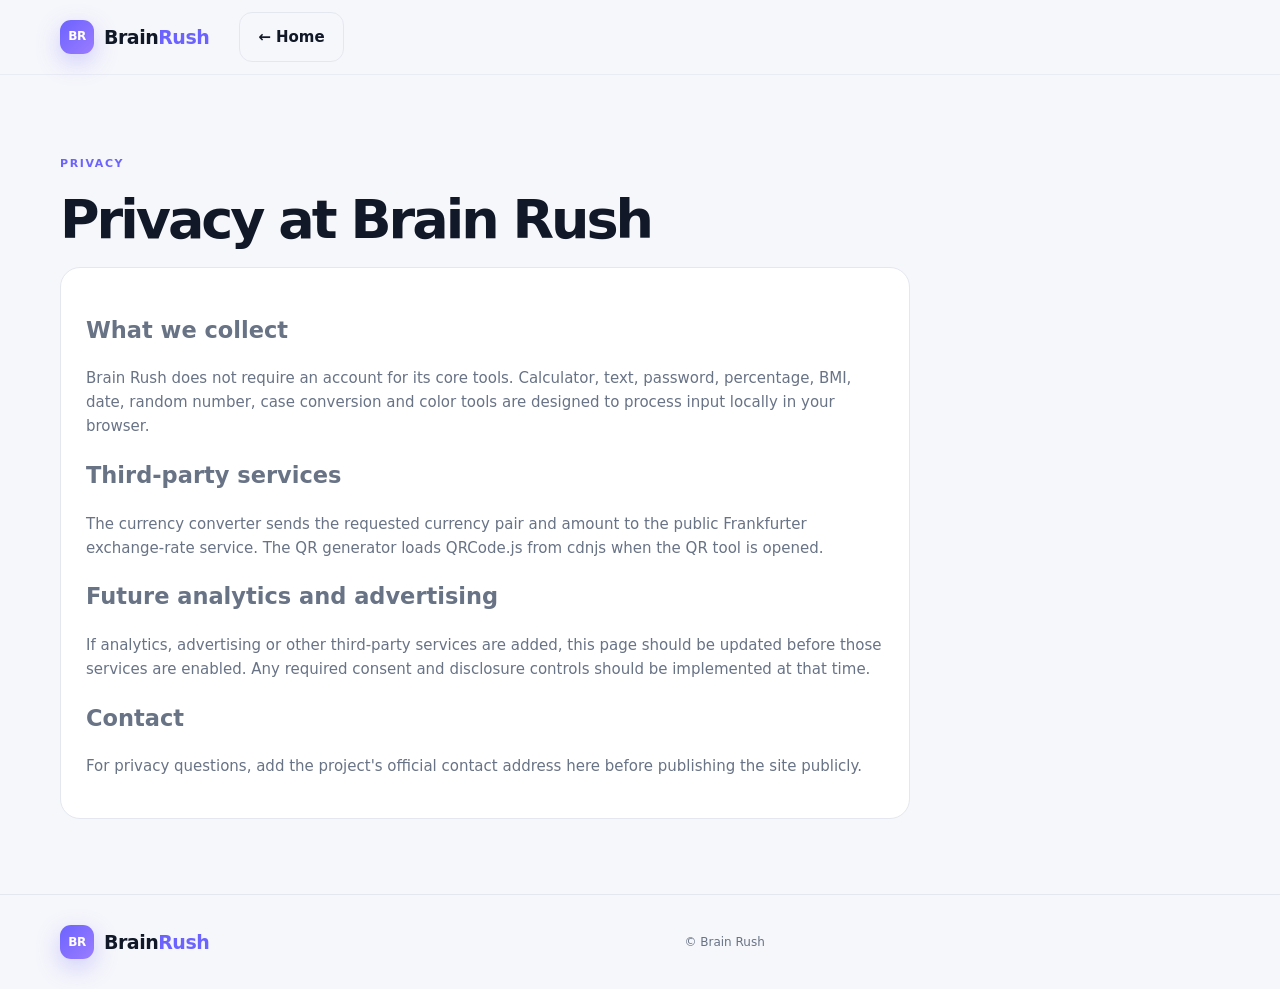
<file: privacy.html>
<!doctype html>
<html lang="en"><head><meta charset="utf-8"><meta name="viewport" content="width=device-width,initial-scale=1"><meta name="description" content="Brain Rush privacy information."><title>Privacy — Brain Rush</title><link rel="stylesheet" href="assets/styles.css"></head>
<body><header class="site-header"><div class="container nav-wrap"><a class="brand" href="./"><span class="brand-mark">BR</span><span>Brain<span>Rush</span></span></a><a class="btn ghost" href="./">← Home</a></div></header>
<main class="container section"><span class="eyebrow">PRIVACY</span><h1 style="font-size:54px;letter-spacing:-3px">Privacy at Brain Rush</h1>
<div class="privacy-card"><h2>What we collect</h2><p>Brain Rush does not require an account for its core tools. Calculator, text, password, percentage, BMI, date, random number, case conversion and color tools are designed to process input locally in your browser.</p>
<h2>Third-party services</h2><p>The currency converter sends the requested currency pair and amount to the public Frankfurter exchange-rate service. The QR generator loads QRCode.js from cdnjs when the QR tool is opened.</p>
<h2>Future analytics and advertising</h2><p>If analytics, advertising or other third-party services are added, this page should be updated before those services are enabled. Any required consent and disclosure controls should be implemented at that time.</p>
<h2>Contact</h2><p>For privacy questions, add the project's official contact address here before publishing the site publicly.</p></div></main>
<footer class="footer"><div class="container footer-inner"><a class="brand" href="./"><span class="brand-mark">BR</span><span>Brain<span>Rush</span></span></a><p>© Brain Rush</p></div></footer></body></html>
</file>
<file: assets/styles.css>
:root{
  --bg:#f6f7fb;--surface:#fff;--surface-2:#f0f2f8;--text:#111827;--muted:#687386;--line:#e4e7ef;
  --accent:#6c63ff;--accent-2:#8b84ff;--shadow:0 24px 70px rgba(20,25,45,.10);--radius:22px;
}
[data-theme="dark"]{
  --bg:#080b12;--surface:#10151f;--surface-2:#171d29;--text:#f4f7fb;--muted:#9aa5b5;--line:#252d3b;
  --shadow:0 24px 80px rgba(0,0,0,.34);
}
*{box-sizing:border-box}html{scroll-behavior:smooth}html,body,.site-header,.tool-card,.feature-strip div,.about-card,.privacy-card,.modal,.btn,.icon-btn,.search-box,input,textarea,select{transition:background-color .25s ease,color .25s ease,border-color .25s ease,box-shadow .25s ease}body{margin:0;background:var(--bg);color:var(--text);font:15px/1.6 Inter,ui-sans-serif,system-ui,-apple-system,BlinkMacSystemFont,"Segoe UI",sans-serif;overflow-x:hidden}
a{color:inherit;text-decoration:none}button,input,textarea,select{font:inherit}button{cursor:pointer}
.container{width:min(1160px,calc(100% - 40px));margin:auto}.site-header{position:sticky;top:0;z-index:20;background:color-mix(in srgb,var(--bg) 82%,transparent);backdrop-filter:blur(18px);border-bottom:1px solid color-mix(in srgb,var(--line) 70%,transparent)}
.nav-wrap{height:74px;display:flex;align-items:center;gap:30px}.brand{display:flex;align-items:center;gap:10px;font-size:19px;font-weight:800;letter-spacing:-.5px}.brand>span:last-child>span{color:var(--accent)}
.brand-mark{display:grid;place-items:center;width:34px;height:34px;border-radius:11px;background:linear-gradient(135deg,var(--accent),#9b7cff);color:white;font-size:12px;font-weight:900;box-shadow:0 8px 25px rgba(108,99,255,.3)}
.nav-links{display:flex;gap:25px;margin-left:auto;color:var(--muted)}.nav-links a:hover{color:var(--text)}.icon-btn{width:40px;height:40px;border:1px solid var(--line);background:var(--surface);color:var(--text);border-radius:12px}
.hero{min-height:600px;display:grid;grid-template-columns:1.05fr .95fr;align-items:center;gap:60px;padding-top:55px}.hero-copy{padding:30px 0}.eyebrow{font-size:11px;font-weight:800;letter-spacing:1.6px;color:var(--accent)}.pulse{display:inline-block;width:7px;height:7px;border-radius:50%;background:#4ade80;margin-right:8px;box-shadow:0 0 0 6px rgba(74,222,128,.1)}
h1{font-size:clamp(48px,7vw,78px);line-height:.98;letter-spacing:-4px;margin:20px 0}.hero h1 span{background:linear-gradient(90deg,var(--accent),#b27cff);-webkit-background-clip:text;background-clip:text;color:transparent}
.hero-copy>p{font-size:18px;color:var(--muted);max-width:570px;margin:0 0 28px}.hero-actions{display:flex;gap:12px}.btn{border:1px solid var(--line);border-radius:13px;padding:12px 18px;font-weight:750;display:inline-flex;align-items:center;justify-content:center;gap:10px;background:var(--surface);color:var(--text);transition:.2s}.btn:hover{transform:translateY(-2px);box-shadow:0 10px 30px rgba(0,0,0,.08)}.btn.primary{background:var(--accent);border-color:var(--accent);color:#fff}.btn.ghost{background:transparent}.btn.full{width:100%;margin-top:12px}
.hero-panel{position:relative;min-height:430px;display:grid;place-items:center}.panel-glow{position:absolute;width:330px;height:330px;background:radial-gradient(circle,var(--accent),transparent 68%);opacity:.2;filter:blur(12px)}.mini-window{position:relative;width:min(410px,100%);background:color-mix(in srgb,var(--surface) 90%,transparent);border:1px solid var(--line);border-radius:25px;box-shadow:var(--shadow);overflow:hidden;transform:rotate(2deg)}.window-top{height:50px;border-bottom:1px solid var(--line);display:flex;align-items:center;padding:0 18px;gap:6px;color:var(--muted);font-size:12px}.window-top span{width:8px;height:8px;border-radius:50%;background:var(--line)}.window-top b{margin-left:auto;margin-right:auto}.mini-content{padding:48px 35px 40px}.mini-icon{font-size:46px;margin-bottom:10px}.mini-content strong{font-size:29px;letter-spacing:-1px}.mini-content p{color:var(--muted)}.mini-stats{display:flex;gap:9px;margin-top:28px}.mini-stats span{flex:1;background:var(--surface-2);padding:11px;border-radius:12px;font-size:10px;color:var(--muted)}.mini-stats b{display:block;color:var(--text);font-size:17px}
.section{padding:75px 0}.section-heading{display:flex;justify-content:space-between;align-items:end;gap:20px;margin-bottom:25px}.section-heading h2{font-size:34px;line-height:1.1;letter-spacing:-1.5px;margin:7px 0 0}.search-box{display:flex;align-items:center;gap:9px;background:var(--surface);border:1px solid var(--line);border-radius:13px;padding:0 13px;width:260px}.search-box input{width:100%;border:0;outline:0;background:transparent;color:var(--text);padding:11px 0}.tool-grid{display:grid;grid-template-columns:repeat(2,1fr);gap:13px}.tool-card{border:1px solid var(--line);background:var(--surface);border-radius:18px;padding:17px;display:flex;align-items:center;text-align:left;gap:14px;color:var(--text);transition:.2s}.tool-card:hover{transform:translateY(-3px);border-color:color-mix(in srgb,var(--accent) 45%,var(--line));box-shadow:0 16px 35px rgba(0,0,0,.07)}.tool-card>span:nth-child(2){flex:1}.tool-card b{display:block;font-size:15px}.tool-card small{display:block;color:var(--muted);margin-top:1px}.tool-card i{font-style:normal;color:var(--muted)}.tool-icon{display:grid;place-items:center;flex:0 0 44px;width:44px;height:44px;border-radius:13px;font-weight:900;font-size:17px}.violet{background:#eeeaff;color:#6357f5}.blue{background:#e7f1ff;color:#3777e6}.green{background:#e4faef;color:#1d9c63}.orange{background:#fff0df;color:#e8871a}.pink{background:#ffe8f2;color:#d34e88}.cyan{background:#e4f8fa;color:#1597a5}.purple{background:#f0e8ff;color:#8755d6}.teal{background:#e3f7f4;color:#1a8f83}.red{background:#ffe8e8;color:#d84b4b}.indigo{background:#e9eaff;color:#575bc7}.yellow{background:#fff5cf;color:#b08a00}.lime{background:#edf9dc;color:#6d9c1d}.sky{background:#e5f5ff;color:#2a86c8}.rainbow{background:linear-gradient(135deg,#ffdfdf,#fff0b8,#dff7e8,#dcecff);color:#755de7}
[data-theme="dark"] .violet,[data-theme="dark"] .blue,[data-theme="dark"] .green,[data-theme="dark"] .orange,[data-theme="dark"] .pink,[data-theme="dark"] .cyan,[data-theme="dark"] .purple,[data-theme="dark"] .teal,[data-theme="dark"] .red,[data-theme="dark"] .indigo,[data-theme="dark"] .yellow,[data-theme="dark"] .lime,[data-theme="dark"] .sky{filter:saturate(.8) brightness(.72)}
.no-results{color:var(--muted);text-align:center;padding:35px}.feature-strip{display:grid;grid-template-columns:repeat(4,1fr);gap:1px;background:var(--line);border:1px solid var(--line);border-radius:20px;overflow:hidden}.feature-strip div{background:var(--surface);padding:22px}.feature-strip strong,.feature-strip span{display:block}.feature-strip span{color:var(--muted);font-size:13px;margin-top:2px}
.about-card{background:linear-gradient(135deg,var(--surface),color-mix(in srgb,var(--accent) 6%,var(--surface)));border:1px solid var(--line);border-radius:25px;padding:45px;max-width:820px}.about-card h2{font-size:40px;letter-spacing:-2px;margin:8px 0}.about-card p{color:var(--muted);font-size:16px;max-width:680px}.about-points{display:flex;flex-wrap:wrap;gap:10px;margin-top:25px}.about-points span{padding:8px 12px;background:var(--surface);border:1px solid var(--line);border-radius:999px;font-size:13px}.privacy-card{border:1px solid var(--line);background:var(--surface);border-radius:20px;padding:25px;color:var(--muted);max-width:850px}
.footer{border-top:1px solid var(--line);padding:30px 0}.footer-inner{display:flex;align-items:center;gap:20px}.footer p{margin:auto;color:var(--muted);font-size:12px}.footer-inner>div{display:flex;gap:16px;font-size:12px;color:var(--muted)}
.modal-backdrop{position:fixed;inset:0;z-index:50;background:rgba(3,6,13,.72);backdrop-filter:blur(8px);display:grid;place-items:center;padding:20px}.modal-backdrop[hidden]{display:none}.modal{width:min(620px,100%);max-height:min(820px,92vh);overflow:auto;background:var(--surface);border:1px solid var(--line);border-radius:24px;padding:30px;box-shadow:0 35px 100px rgba(0,0,0,.35);position:relative}.modal-close{position:absolute;right:16px;top:13px;border:0;background:var(--surface-2);color:var(--text);width:34px;height:34px;border-radius:10px;font-size:22px}.tool-head{display:flex;gap:14px;align-items:center;margin-bottom:24px}.tool-head h3{font-size:27px;letter-spacing:-1px;margin:0}.tool-head p{margin:2px 0 0;color:var(--muted)}.form-grid{display:grid;grid-template-columns:repeat(2,1fr);gap:14px}.form-grid label,.single-label,.range-row label{display:flex;flex-direction:column;gap:6px;font-size:12px;font-weight:750;color:var(--muted)}input[type="number"],input[type="date"],select,.single-label input{width:100%;border:1px solid var(--line);background:var(--surface-2);color:var(--text);border-radius:11px;padding:11px 12px;outline:0}input:focus,textarea:focus,select:focus{border-color:var(--accent);box-shadow:0 0 0 3px color-mix(in srgb,var(--accent) 12%,transparent)}.result-box{margin-top:16px;padding:18px;border-radius:15px;background:var(--surface-2);text-align:center}.result-box small,.result-box span{display:block;color:var(--muted)}.result-box strong{display:block;font-size:30px;letter-spacing:-1px;margin:3px 0}.result-box.compact{margin:0}.calculator{max-width:360px;margin:auto}.calc-display{width:100%;background:var(--surface-2);border:1px solid var(--line);border-radius:14px;padding:18px;text-align:right;font-size:28px;color:var(--text);margin-bottom:10px}.calc-grid{display:grid;grid-template-columns:repeat(4,1fr);gap:8px}.calc-grid button{height:54px;border:1px solid var(--line);background:var(--surface-2);color:var(--text);border-radius:12px;font-size:17px;font-weight:700}.calc-grid .operator{color:var(--accent)}.calc-grid .equals{background:var(--accent);color:#fff;border-color:var(--accent)}.calc-grid .danger{color:#ef6262}.calc-grid .wide{grid-column:span 2}.password-output{display:flex;gap:8px}.password-output input{flex:1;min-width:0;border:1px solid var(--line);background:var(--surface-2);color:var(--text);border-radius:12px;padding:12px;font-family:ui-monospace,monospace}.password-output button{border:1px solid var(--line);background:var(--surface-2);color:var(--text);border-radius:12px;padding:0 15px}.range-row{margin:20px 0}.range-row label{flex-direction:row;justify-content:space-between}.range-row input{width:100%;accent-color:var(--accent)}.checks{display:grid;grid-template-columns:1fr 1fr;gap:9px;margin-bottom:12px}.checks label{color:var(--muted);font-size:13px}.large-text{width:100%;min-height:170px;resize:vertical;border:1px solid var(--line);background:var(--surface-2);color:var(--text);border-radius:13px;padding:14px;outline:0}.stat-grid{display:grid;grid-template-columns:repeat(4,1fr);gap:8px;margin-top:12px}.stat-grid div{text-align:center;background:var(--surface-2);padding:12px;border-radius:12px}.stat-grid b,.stat-grid span{display:block}.stat-grid b{font-size:20px}.stat-grid span{font-size:11px;color:var(--muted)}.divider{height:1px;background:var(--line);margin:25px 0}.fine-print{font-size:11px;color:var(--muted);margin-bottom:0}.qr-wrap{min-height:240px;display:grid;place-items:center;margin:20px 0;background:var(--surface-2);border-radius:16px}.qr-wrap img{max-width:220px}.qr-actions{display:flex;gap:10px}.timer-tabs{display:flex;background:var(--surface-2);padding:4px;border-radius:12px}.timer-tabs button{flex:1;border:0;background:transparent;color:var(--muted);padding:9px;border-radius:9px}.timer-tabs button.active{background:var(--surface);color:var(--text);box-shadow:0 2px 8px rgba(0,0,0,.06)}.timer-display{text-align:center;font-size:64px;line-height:1;font-weight:800;letter-spacing:-3px;margin:40px 0 25px;font-variant-numeric:tabular-nums}.timer-inputs{display:flex;justify-content:center;align-items:center;gap:7px}.timer-inputs input{width:100px;text-align:center;border:1px solid var(--line);background:var(--surface-2);color:var(--text);border-radius:11px;padding:10px;font-size:20px}.timer-actions{display:flex;gap:10px;margin-top:20px}.timer-actions .btn{flex:1}.big-random{font-size:80px;font-weight:900;text-align:center;line-height:1;margin:30px 0}.case-actions{display:flex;flex-wrap:wrap;gap:8px;margin:10px 0}.case-actions button{border:1px solid var(--line);background:var(--surface-2);color:var(--text);padding:8px 10px;border-radius:9px;font-size:11px;font-weight:800}.color-picker-wrap{display:grid;grid-template-columns:130px 1fr;gap:15px;align-items:stretch}.color-picker-wrap input{width:100%;height:130px;border:0;padding:0;background:transparent}.color-picker-wrap input::-webkit-color-swatch-wrapper{padding:0}.color-picker-wrap input::-webkit-color-swatch{border:0;border-radius:16px}.color-picker-wrap>div{border-radius:16px;min-height:130px;background:#6c63ff}.color-values{display:grid;grid-template-columns:1fr 1fr;gap:10px;margin-top:15px}.color-values button{border:1px solid var(--line);background:var(--surface-2);color:var(--text);padding:14px;border-radius:12px;text-align:left}.color-values b,.color-values small{display:block}.color-values small{color:var(--muted);font-size:10px;margin-top:3px}
.bg-orb{position:fixed;border-radius:50%;pointer-events:none;filter:blur(80px);opacity:.09;z-index:-1}.orb-one{width:360px;height:360px;background:#6c63ff;left:-170px;top:180px}.orb-two{width:300px;height:300px;background:#26c6da;right:-120px;top:700px}
@media(max-width:820px){.nav-links{display:none}.hero{grid-template-columns:1fr;min-height:auto;padding:60px 0 30px;gap:20px}.hero-panel{min-height:330px}.tool-grid{grid-template-columns:1fr}.feature-strip{grid-template-columns:1fr 1fr}.section-heading{align-items:stretch;flex-direction:column}.search-box{width:100%}.footer-inner{flex-wrap:wrap}.footer p{order:3;flex-basis:100%;margin:0}.form-grid{grid-template-columns:1fr}}
@media(max-width:520px){.container{width:min(100% - 24px,1160px)}h1{font-size:48px;letter-spacing:-3px}.hero-actions{flex-direction:column}.hero-actions .btn{width:100%}.feature-strip{grid-template-columns:1fr}.about-card{padding:28px}.about-card h2{font-size:32px}.modal{padding:22px 17px}.tool-head h3{font-size:23px}.stat-grid{grid-template-columns:1fr 1fr}.qr-actions{flex-direction:column}.color-picker-wrap{grid-template-columns:1fr}.color-picker-wrap input{height:100px}.color-picker-wrap>div{min-height:100px}.timer-display{font-size:52px}}

.language-switcher select{appearance:none;-webkit-appearance:none;border:1px solid var(--line);background:var(--surface);color:var(--text);border-radius:12px;padding:9px 30px 9px 11px;outline:0;font-size:13px;font-weight:700;cursor:pointer;background-image:linear-gradient(45deg,transparent 50%,var(--muted) 50%),linear-gradient(135deg,var(--muted) 50%,transparent 50%);background-position:calc(100% - 15px) 14px,calc(100% - 11px) 14px;background-size:4px 4px,4px 4px;background-repeat:no-repeat}
.language-switcher select:focus{border-color:var(--accent);box-shadow:0 0 0 3px color-mix(in srgb,var(--accent) 12%,transparent)}
@media(max-width:520px){.nav-wrap{gap:8px}.language-switcher select{padding-left:8px;padding-right:26px;font-size:12px}.brand{margin-right:auto}.nav-links{display:none}}

.uuid-result{white-space:pre-wrap;word-break:break-all;min-height:170px;display:grid;place-items:center;padding:24px;border:1px solid var(--line);background:var(--surface-2);border-radius:16px;font-family:ui-monospace,SFMono-Regular,Menlo,monospace;font-size:14px;line-height:1.8;color:var(--text)}
[data-theme="dark"] .btn:hover{box-shadow:0 12px 34px rgba(0,0,0,.28)}
[data-theme="dark"] .mini-window{background:color-mix(in srgb,var(--surface) 94%,transparent)}
[data-theme="dark"] .search-box{box-shadow:0 10px 30px rgba(0,0,0,.12)}
.language-switcher{display:flex;align-items:center}

.percent-tabs{display:flex;gap:7px;background:var(--surface-2);padding:5px;border-radius:13px;margin-bottom:18px;flex-wrap:wrap}
.percent-tabs button,.category-pill{border:1px solid transparent;background:transparent;color:var(--muted);padding:9px 12px;border-radius:10px;font-size:12px;font-weight:800;cursor:pointer}
.percent-tabs button.active,.category-pill.active{background:var(--surface);color:var(--text);border-color:var(--line);box-shadow:0 2px 10px rgba(0,0,0,.05)}
.friendly-question{display:flex;align-items:center;gap:10px;flex-wrap:wrap;font-weight:800;color:var(--muted);justify-content:center}
.friendly-question input{width:130px;border:1px solid var(--line);background:var(--surface-2);color:var(--text);border-radius:11px;padding:13px;text-align:center;outline:0}
.pct-panel{padding-top:4px}
.category-strip{display:flex;gap:8px;overflow-x:auto;padding-bottom:4px;margin-top:-30px;margin-bottom:0;scrollbar-width:none}
.category-strip::-webkit-scrollbar{display:none}
.category-pill{white-space:nowrap;border-color:var(--line);background:var(--surface)}
.tool-tip{color:var(--muted);font-size:12px;margin:14px 2px 0}

/* Brain games */
.games-section{padding-top:45px}
.section-subtitle{color:var(--muted);max-width:420px;margin:0}
.game-grid{display:grid;grid-template-columns:repeat(2,1fr);gap:13px}
.game-card{border:1px solid var(--line);background:var(--surface);border-radius:18px;padding:18px;display:flex;align-items:center;text-align:left;gap:14px;color:var(--text);transition:.2s}
.game-card:hover{transform:translateY(-3px);border-color:color-mix(in srgb,var(--accent) 45%,var(--line));box-shadow:0 16px 35px rgba(0,0,0,.07)}
.game-card>span:nth-child(2){flex:1}.game-card b{display:block;font-size:16px}.game-card small{display:block;color:var(--muted);margin-top:2px}.game-card i{font-style:normal;color:var(--muted)}
.game-icon{display:grid;place-items:center;flex:0 0 50px;width:50px;height:50px;border-radius:15px;background:linear-gradient(135deg,color-mix(in srgb,var(--accent) 15%,var(--surface-2)),var(--surface-2));font-size:25px}
.game-head{display:flex;align-items:center;gap:14px;margin-bottom:20px}.game-head h3{font-size:27px;letter-spacing:-1px;margin:0}.game-head p{margin:2px 0;color:var(--muted)}
.memory-board{display:grid;grid-template-columns:repeat(4,1fr);gap:9px;max-width:440px;margin:0 auto 18px}
.memory-card{height:78px;border:1px solid var(--line);background:var(--surface-2);color:var(--text);border-radius:14px;font-size:29px;position:relative;transform-style:preserve-3d;transition:transform .2s,background .2s}
.memory-card span{opacity:0;transition:opacity .15s}.memory-card.flipped,.memory-card.matched{background:color-mix(in srgb,var(--accent) 12%,var(--surface-2));border-color:color-mix(in srgb,var(--accent) 45%,var(--line))}
.memory-card.flipped span,.memory-card.matched span{opacity:1}.memory-card.matched{box-shadow:0 0 0 2px color-mix(in srgb,#4ade80 35%,transparent)}
.game-score{display:grid;grid-template-columns:1fr 1fr;gap:10px;margin-top:14px}.game-score span{background:var(--surface-2);border-radius:13px;padding:12px;text-align:center}.game-score b,.game-score small{display:block}.game-score b{font-size:21px}.game-score small{color:var(--muted);font-size:11px}
.reaction-box{width:100%;height:250px;border:0;border-radius:20px;background:var(--surface-2);color:var(--text);font-size:27px;font-weight:900;transition:.15s}.reaction-box.ready{background:#22c55e;color:#052e16}.reaction-box.too-early{background:#ef4444;color:white}
.number-hunt{text-align:center}.number-hunt .big-random{margin:10px 0 22px}.number-hunt input{width:100%;border:1px solid var(--line);background:var(--surface-2);color:var(--text);border-radius:12px;padding:13px;text-align:center;font-size:20px;outline:0}.game-message{min-height:28px;font-weight:800;color:var(--accent)}
.rps-actions{display:grid;grid-template-columns:repeat(3,1fr);gap:9px}.rps-actions button{border:1px solid var(--line);background:var(--surface-2);color:var(--text);border-radius:14px;padding:18px 8px;font-weight:800;font-size:14px}.rps-actions button:hover{border-color:var(--accent);transform:translateY(-2px)}
.founder-credit{color:var(--text);font-weight:800;margin-left:6px}
@media(max-width:820px){.game-grid{grid-template-columns:1fr}}
@media(max-width:520px){.memory-board{gap:7px}.memory-card{height:68px}.game-head h3{font-size:23px}.reaction-box{height:210px}.rps-actions{grid-template-columns:1fr}}

/* Extra brain games */
.math-question{font-size:54px;font-weight:900;text-align:center;padding:28px 10px;letter-spacing:-2px}
.math-question + .form-grid{align-items:center}
.hangman-word{text-align:center;font-size:38px;font-weight:900;letter-spacing:8px;margin:25px 0}
.sudoku-grid{display:grid;grid-template-columns:repeat(4,1fr);max-width:310px;margin:0 auto 18px;border:2px solid var(--text)}
.sudoku-grid input{width:100%;aspect-ratio:1;border:1px solid var(--line);background:var(--surface-2);color:var(--text);text-align:center;font-size:24px;font-weight:800;outline:0;border-radius:0}
.sudoku-grid input:disabled{background:var(--surface);color:var(--muted)}
.sequence-display{min-height:110px;display:grid;place-items:center;border-radius:18px;background:var(--surface-2);font-size:28px;font-weight:900;letter-spacing:4px;margin-bottom:14px}
.sequence-buttons{display:grid;grid-template-columns:repeat(4,1fr);gap:8px}.sequence-btn{height:58px;border:1px solid var(--line);background:var(--surface-2);color:var(--text);border-radius:12px;font-weight:900;font-size:18px}


/* Brain Rush motion layer */
@keyframes brFloat{0%,100%{transform:translateY(0)}50%{transform:translateY(-6px)}}
@keyframes brPop{0%{transform:scale(.92);opacity:.45}70%{transform:scale(1.04)}100%{transform:scale(1);opacity:1}}
@keyframes brGlow{0%,100%{box-shadow:0 0 0 0 rgba(108,99,255,0)}50%{box-shadow:0 0 0 8px rgba(108,99,255,.10)}}
@keyframes brWin{0%{transform:scale(.96)}45%{transform:scale(1.06)}100%{transform:scale(1)}}
@keyframes brShake{0%,100%{transform:translateX(0)}25%{transform:translateX(-5px)}75%{transform:translateX(5px)}}
.tool-card,.game-card{animation:brFloat 5s ease-in-out infinite}
.tool-card:nth-child(2n),.game-card:nth-child(2n){animation-delay:.35s}
.tool-card:hover,.game-card:hover{animation:none}
.tool-icon,.game-icon{transition:transform .25s ease,box-shadow .25s ease}
.tool-card:hover .tool-icon,.game-card:hover .game-icon{transform:rotate(-5deg) scale(1.08);box-shadow:0 8px 22px rgba(108,99,255,.12)}
.memory-card{transition:transform .22s ease,background .2s,border-color .2s,box-shadow .2s}
.memory-card:hover:not(.matched):not(.flipped){transform:translateY(-3px) rotate(-1deg);animation:brGlow 1.1s ease-in-out infinite}
.memory-card.flipped{animation:brPop .22s ease}
.memory-card.matched{animation:brWin .35s ease}
.rps-actions button{transition:transform .2s ease,box-shadow .2s ease,border-color .2s}
.rps-actions button:hover{box-shadow:0 10px 25px rgba(108,99,255,.12)}
.game-pop{animation:brPop .28s ease}
.game-win{animation:brWin .35s ease}
.sequence-btn:active,.btn:active,.rps-actions button:active{transform:scale(.96)}
.sudoku-grid input:not(:disabled):focus{transform:scale(.96);transition:transform .12s ease}
.reaction-box.ready{animation:brGlow .8s ease-in-out infinite}
.hero-panel .mini-window{animation:brFloat 6s ease-in-out infinite}
.bg-orb{animation:brFloat 8s ease-in-out infinite}

.image-size-tool{min-height:420px}.image-dropzone{position:relative;overflow:hidden;border:1px dashed color-mix(in srgb,var(--accent) 55%,var(--line));background:radial-gradient(circle at 50% 0%,color-mix(in srgb,var(--accent) 13%,transparent),transparent 55%),var(--surface-2);border-radius:22px;padding:38px 22px;text-align:center;cursor:pointer;transition:.25s;outline:none}.image-dropzone:hover,.image-dropzone.is-dragover{transform:translateY(-2px);border-color:var(--accent);box-shadow:0 20px 55px color-mix(in srgb,var(--accent) 12%,transparent)}.image-dropzone.is-dragover{background:color-mix(in srgb,var(--accent) 8%,var(--surface-2))}.image-drop-icon{font-size:48px;line-height:1;margin-bottom:14px;animation:imageFloat 2.8s ease-in-out infinite}.image-drop-title{font-size:20px;font-weight:900}.image-drop-sub,.image-drop-hint{color:var(--muted);font-size:12px;margin-top:7px}.image-choose-btn{margin-top:18px}.image-drop-hint{font-size:11px;margin-top:15px}.image-scan{margin-top:14px;height:44px;border:1px solid var(--line);border-radius:14px;background:var(--surface-2);display:flex;align-items:center;justify-content:center;gap:10px;color:var(--muted);position:relative;overflow:hidden}.image-scan[hidden]{display:none}.scan-line{position:absolute;left:0;top:0;width:3px;height:100%;background:var(--accent);box-shadow:0 0 18px var(--accent);animation:imageScan 1s linear infinite}.image-result{margin-top:18px;display:grid;grid-template-columns:240px 1fr;gap:18px;animation:imageResultIn .45s ease both}.image-result[hidden]{display:none}.image-result-show{animation:imageResultIn .55s cubic-bezier(.2,.8,.2,1) both}.image-preview-panel{border:1px solid var(--line);border-radius:18px;background:var(--surface-2);padding:12px;align-self:start}.image-preview-frame{height:210px;border-radius:12px;overflow:hidden;background:repeating-conic-gradient(#222 0 25%,#333 0 50%) 0/18px 18px;display:grid;place-items:center}.image-preview-frame img{max-width:100%;max-height:100%;display:block;object-fit:contain}.image-preview-name{font-weight:800;font-size:12px;margin-top:11px;word-break:break-all}.image-preview-badge{display:inline-flex;margin-top:8px;padding:5px 8px;border-radius:999px;background:color-mix(in srgb,var(--accent) 10%,var(--surface));color:var(--accent);font-size:10px;font-weight:800}.image-primary-metric{padding:17px;border:1px solid var(--line);border-radius:16px;background:linear-gradient(135deg,color-mix(in srgb,var(--accent) 9%,var(--surface-2)),var(--surface-2));text-align:center}.image-primary-metric span,.image-metric-grid span{display:block;color:var(--muted);font-size:11px}.image-primary-metric strong{display:block;font-size:31px;letter-spacing:-1px;margin-top:5px}.image-primary-metric small{color:var(--muted)}.image-metric-grid{display:grid;grid-template-columns:repeat(3,1fr);gap:9px;margin-top:10px}.image-metric-grid>div{padding:12px;border:1px solid var(--line);border-radius:13px;background:var(--surface-2)}.image-metric-grid b{display:block;margin-top:4px;font-size:13px;word-break:break-word}.image-print-card{margin-top:10px;padding:14px;border:1px solid var(--line);border-radius:16px;background:var(--surface-2)}.image-print-head{display:flex;justify-content:space-between;gap:12px;align-items:center}.image-print-head b,.image-print-head small{display:block}.image-print-head small{color:var(--muted);font-size:10px;margin-top:3px}.image-print-head label{display:flex;align-items:center;gap:6px;color:var(--muted);font-size:10px}.image-print-head input{width:75px;padding:7px 8px;border:1px solid var(--line);background:var(--surface);color:var(--text);border-radius:9px}.print-grid{display:grid;grid-template-columns:repeat(4,1fr);gap:7px;margin-top:11px}.print-grid div{padding:10px 7px;border-radius:11px;background:var(--surface);text-align:center}.print-grid span,.print-grid b{display:block;font-size:10px}.print-grid b{font-size:11px;margin-top:3px}.image-actions{display:flex;gap:8px;margin-top:11px}.image-actions .btn{flex:1}.image-size-tool .btn.secondary{background:var(--surface-2);color:var(--text);border:1px solid var(--line)}@keyframes imageFloat{0%,100%{transform:translateY(0) rotate(-2deg)}50%{transform:translateY(-7px) rotate(2deg)}}@keyframes imageScan{0%{transform:translateX(-20px)}100%{transform:translateX(640px)}}@keyframes imageResultIn{from{opacity:0;transform:translateY(14px) scale(.985)}to{opacity:1;transform:none}}@media(max-width:700px){.image-result{grid-template-columns:1fr}.image-preview-frame{height:230px}.image-metric-grid{grid-template-columns:repeat(2,1fr)}.print-grid{grid-template-columns:repeat(2,1fr)}.image-actions{flex-direction:column}}
.size-games-section{padding-top:12px}.size-game-card{border-color:color-mix(in srgb,var(--accent) 28%,var(--line))}.size-game-shell{position:relative}.size-game-top{display:flex;justify-content:space-between;gap:20px;align-items:flex-start}.size-game-stats{display:flex;gap:10px}.size-game-stats span{min-width:82px;padding:9px 12px;border:1px solid var(--line);border-radius:12px;background:var(--surface-2);text-align:center}.size-game-stats small{display:block;color:var(--muted);font-size:9px;letter-spacing:.14em}.size-game-stats b{display:block;margin-top:2px;font-size:13px}.size-game-info{display:grid;grid-template-columns:1fr 1fr;gap:10px;margin:15px 0}.size-game-info>div{padding:12px 14px;border:1px solid var(--line);border-radius:13px;background:var(--surface-2)}.size-game-info span,.size-game-info small{display:block;color:var(--muted);font-size:10px}.size-game-info strong{display:block;margin:2px 0;font-size:14px}.size-game-info>div:first-child strong{color:#2f8cff}.size-game-info>div:nth-child(2) strong{color:#ff4d55}.size-stage-wrap{border:1px solid #24334f;border-radius:18px;padding:10px;background:#080d18;overflow:hidden}.size-stage{height:430px;position:relative;border-radius:13px;overflow:hidden;background:#0b1120;--size-zoom:1;--size-map-zoom:1}.size-grid{position:absolute;inset:-50%;background-image:linear-gradient(rgba(74,116,173,.12) 1px,transparent 1px),linear-gradient(90deg,rgba(74,116,173,.12) 1px,transparent 1px);background-size:calc(36px * var(--size-map-zoom)) calc(36px * var(--size-map-zoom));background-position:center center;transition:background-size .2s ease;pointer-events:none;will-change:background-size}.size-ground{position:absolute;left:0;right:0;bottom:57px;height:2px;background:linear-gradient(90deg,transparent,#294a78 15%,#294a78 85%,transparent);box-shadow:0 0 16px rgba(47,140,255,.18);transform:scaleX(var(--size-map-zoom));transform-origin:center;pointer-events:none;will-change:transform;transition:transform .32s cubic-bezier(.22,.8,.24,1)}.size-object{position:absolute;bottom:59px;display:flex;align-items:flex-end;justify-content:center;transform-origin:center bottom;transition:filter .2s,transform .2s,scale .34s cubic-bezier(.22,.8,.24,1);line-height:0;color:var(--object-color);zoom:1!important;scale:var(--size-map-zoom);will-change:transform,scale}.size-reference-object{left:6%;color:#2f8cff;filter:drop-shadow(0 0 7px rgba(47,140,255,.18))}.size-target-object{left:53%;transform:translateX(-50%);color:#ff4d55;filter:drop-shadow(0 0 10px rgba(255,77,85,.16));z-index:4;cursor:grab;touch-action:none;user-select:none}.size-object svg{width:100%;height:auto;display:block;max-height:320px;overflow:visible}.size-target-object.size-active{filter:drop-shadow(0 0 15px rgba(255,77,85,.35));cursor:grabbing}.size-handle{position:absolute;right:-12px;top:-17px;width:30px;height:30px;border:1px solid #71809b;border-radius:9px;background:#0b1222;color:#dbe7ff;display:grid;place-items:center;cursor:nwse-resize;font-size:15px;line-height:1;box-shadow:0 5px 15px rgba(0,0,0,.3);touch-action:none}.size-handle:hover{transform:scale(1.08);border-color:#fff}.size-scale-label{position:absolute;left:15px;bottom:17px;color:#9ab9e4;font-size:11px;font-weight:800;letter-spacing:.08em;padding:6px 9px;border:1px solid #294a78;border-radius:8px;background:rgba(8,13,24,.78);z-index:6}.size-zoom{position:absolute;right:12px;top:12px;display:grid;gap:7px;z-index:8}.size-zoom button{width:36px;height:36px;border:1px solid #263550;border-radius:11px;background:#0c1425;color:#d8e6ff;font-size:20px;cursor:pointer;transition:transform .18s ease,background .18s ease,border-color .18s ease,box-shadow .18s ease}.size-zoom button:hover{border-color:#4c79b8;transform:scale(1.06);box-shadow:0 0 16px rgba(47,140,255,.18)}.size-zoom button:active{transform:scale(.92);background:#12264a}.size-controls{display:grid;grid-template-columns:150px 1fr;gap:14px;align-items:center;margin-top:14px}.size-readout{padding:11px 14px;border:1px solid var(--line);border-radius:13px;background:var(--surface-2)}.size-readout span,.size-readout small{display:block;color:var(--muted);font-size:10px}.size-readout strong{display:block;font-size:19px;margin:2px 0}.size-lock{height:46px}.size-result{margin-top:18px;display:flex;align-items:center;gap:18px;padding:22px 24px;border:2px solid #456fa8;border-radius:18px;background:linear-gradient(110deg,rgba(47,140,255,.16),rgba(255,77,85,.12));box-shadow:0 14px 38px rgba(0,0,0,.28),0 0 28px rgba(47,140,255,.10);animation:sizeResultIn .35s ease both}.size-result[hidden]{display:none}.size-result-pop{animation:sizeResultIn .45s ease both}.size-result-icon{width:58px;height:58px;flex:0 0 58px;border-radius:16px;background:#102f5c;color:#73b2ff;display:grid;place-items:center;font-size:30px;font-weight:950;box-shadow:0 0 24px rgba(47,140,255,.24)}.size-result strong{display:block;font-size:20px;letter-spacing:-.3px}.size-result p{margin:8px 0 0;color:var(--muted);font-size:12px}.size-result .btn{margin-left:auto;min-width:140px;height:46px;font-weight:900}.size-game-footer{display:flex;justify-content:space-between;align-items:center;margin-top:12px;color:var(--muted);font-size:10px}.size-game-footer .btn{padding:8px 11px;font-size:10px}.size-locked .size-target-object{animation:sizeLock .45s ease}.size-locked .size-handle{pointer-events:none;opacity:.55}@keyframes sizeResultIn{from{opacity:0;transform:translateY(8px)}to{opacity:1;transform:none}}@keyframes sizeLock{0%{transform:translateX(-50%) scale(.99)}50%{transform:translateX(-50%) scale(1.025)}100%{transform:translateX(-50%) scale(1)}}@media(max-width:700px){.size-game-top{display:block}.size-game-stats{margin-top:10px}.size-stage{height:340px}.size-controls{grid-template-columns:1fr}.size-result{align-items:flex-start;flex-wrap:wrap}.size-result .btn{margin-left:0;width:100%}.size-game-info{grid-template-columns:1fr}.size-game-footer{gap:10px;align-items:flex-start;flex-direction:column}}


.size-result-text{display:flex;flex-wrap:wrap;gap:8px 16px}
.size-result-answer,.size-result-estimate,.size-result-error{display:inline-flex;align-items:center;gap:5px;padding:8px 11px;border-radius:10px;background:rgba(7,14,27,.62);color:#c8d8ee;font-size:12px}
.size-result-answer b,.size-result-estimate b{color:#fff;font-size:15px}
.size-result-error b{color:#ff7d84;font-size:15px}
.size-result-points{display:inline-flex;align-items:center;padding:8px 13px;border-radius:10px;background:#ff4d55;color:#fff;font-size:14px;font-weight:950;box-shadow:0 0 18px rgba(255,77,85,.24)}
@media(max-width:700px){.size-result{padding:18px;gap:12px}.size-result-icon{width:48px;height:48px;flex-basis:48px;font-size:24px}.size-result .btn{width:100%;margin-left:0}.size-result-text{width:100%}}

/* How Many? estimation game — rebuilt */
.estimate-game-section{padding-top:18px}
.guess-game-shell{
  --guess-color:#6c63ff;--guess-soft:#6c63ff22;--guess-glow:#6c63ff66;--guess-bg:#6c63ff;
  position:relative;overflow:hidden;border:1px solid var(--guess-color);
  background:linear-gradient(135deg,color-mix(in srgb,var(--guess-bg) 24%,#0a0f1c),#0a0f1c 72%);
  border-radius:28px;padding:28px;box-shadow:0 25px 80px var(--guess-soft);
  transition:.35s ease;
}
.guess-game-header{display:flex;justify-content:space-between;gap:24px;align-items:flex-start}
.guess-game-header h2{font-size:40px;letter-spacing:-1.8px;margin:7px 0 4px}
.guess-game-header p{margin:0;color:var(--muted);max-width:600px}
.guess-game-stats{display:flex;gap:8px}
.guess-game-stats div{min-width:82px;padding:11px 13px;text-align:center;border:1px solid var(--line);border-radius:15px;background:#0d1320}
.guess-game-stats b,.guess-game-stats small{display:block}.guess-game-stats b{font-size:20px}.guess-game-stats small{font-size:9px;color:var(--muted);letter-spacing:.12em;margin-top:2px}
.guess-progress{height:5px;background:#111827;border-radius:99px;overflow:hidden;margin:22px 0 16px}
.guess-progress span{display:block;width:10%;height:100%;background:var(--guess-color);box-shadow:0 0 16px var(--guess-glow);transition:width .3s}
.guess-card{
  position:relative;text-align:center;border:1px solid var(--guess-color);
  background:color-mix(in srgb,var(--guess-bg) 16%,#101625);
  border-radius:22px;padding:32px 24px;transition:.35s;
}
.guess-category{display:inline-flex;padding:7px 12px;border-radius:999px;background:var(--guess-soft);color:var(--guess-color);font-size:11px;font-weight:900}
.guess-emoji{font-size:56px;line-height:1;margin:18px 0 12px;filter:drop-shadow(0 8px 18px var(--guess-glow))}
.guess-card h3{font-size:clamp(23px,3vw,34px);line-height:1.15;letter-spacing:-1px;max-width:850px;margin:0 auto}
.guess-hint{color:var(--muted);font-size:12px;margin:12px auto 20px}
.guess-answer-row{display:flex;max-width:720px;margin:auto;gap:8px;align-items:center}
.guess-answer-row input{min-width:0;flex:1;border:2px solid #283247;background:#090e17;color:#fff;border-radius:14px;padding:15px 16px;font-size:18px;font-weight:800;outline:0}
.guess-answer-row input:focus{border-color:var(--guess-color);box-shadow:0 0 0 4px var(--guess-soft)}
.guess-answer-row>span{font-weight:800;color:#9aa6b8;white-space:nowrap}
.guess-answer-row .btn{white-space:nowrap;background:var(--guess-color);border-color:var(--guess-color);min-width:130px}
.guess-feedback[hidden]{display:none}
.guess-feedback{margin:20px auto 0}
.guess-feedback.error{padding:12px;border-radius:12px;background:#3b1015;color:#ff8b91;font-weight:800}
.guess-feedback.success{display:flex;flex-direction:column;align-items:center;gap:7px;padding:20px;border:2px solid var(--guess-color);border-radius:18px;background:color-mix(in srgb,var(--guess-bg) 20%,#0b111d);box-shadow:0 15px 45px var(--guess-soft);animation:guessResult .35s ease}
.guess-result-title{font-size:22px;font-weight:950;color:var(--guess-color)}
.guess-result-relation{font-size:14px;color:#d6deeb;font-weight:700}
.guess-result-answer{font-size:19px;color:#fff;margin-top:4px}.guess-result-answer b{color:var(--guess-color)}
.guess-result-your{font-size:12px;color:var(--muted)}
.guess-result-points{margin-top:4px;padding:8px 16px;border-radius:999px;background:var(--guess-color);color:#fff;font-size:14px;font-weight:950}
.guess-next{margin:14px auto 0;border:1px solid var(--guess-color);background:var(--guess-soft);color:var(--guess-color);padding:11px 18px;border-radius:12px;font-weight:900;cursor:pointer}
.guess-footer{display:flex;justify-content:center;gap:22px;flex-wrap:wrap;margin-top:16px;color:var(--muted);font-size:11px}
.guess-pop{animation:guessPop .35s ease}
@keyframes guessPop{0%{transform:scale(.99);opacity:.7}100%{transform:none;opacity:1}}
@keyframes guessResult{0%{transform:translateY(8px);opacity:0}100%{transform:none;opacity:1}}
@media(max-width:700px){
 .guess-game-shell{padding:20px}.guess-game-header{display:block}.guess-game-header h2{font-size:34px}
 .guess-game-stats{margin-top:16px}.guess-game-stats div{flex:1}
 .guess-answer-row{display:grid;grid-template-columns:1fr auto}.guess-answer-row .btn{grid-column:1/-1;width:100%}
 .guess-answer-row>span{grid-column:2;grid-row:1;margin-left:-8px;padding-right:12px}
 .guess-footer{gap:10px 16px}
}
.size-result-text{display:flex;flex-wrap:wrap;gap:8px 16px}
.size-result-answer,.size-result-estimate,.size-result-error{display:inline-flex;align-items:center;gap:5px;padding:8px 11px;border-radius:10px;background:rgba(7,14,27,.62);color:#c8d8ee;font-size:12px}
.size-result-answer b,.size-result-estimate b{color:#fff;font-size:15px}
.size-result-error b{color:#ff7d84;font-size:15px}
.size-result-points{display:inline-flex;align-items:center;padding:8px 13px;border-radius:10px;background:#ff4d55;color:#fff;font-size:14px;font-weight:950;box-shadow:0 0 18px rgba(255,77,85,.24)}
@media(max-width:700px){.size-result{padding:18px;gap:12px}.size-result-icon{width:48px;height:48px;flex-basis:48px;font-size:24px}.size-result .btn{width:100%;margin-left:0}.size-result-text{width:100%}}

/* Smooth physical zoom feedback for Size It Up */
.size-stage.size-zooming{box-shadow:inset 0 0 45px rgba(47,140,255,.08),0 0 24px rgba(47,140,255,.06)}
.size-stage.size-zooming .size-object{filter:drop-shadow(0 0 12px rgba(47,140,255,.16))}
.size-stage.size-zooming .size-target-object{filter:drop-shadow(0 0 15px rgba(255,77,85,.22))}

/* Wide layout for the Size Guessing game */
.modal:has(.size-game-shell){
  width:min(1080px,96vw);
  max-width:1080px;
  padding:32px;
}
.modal:has(.size-game-shell) .size-stage{
  height:500px;
}
@media(max-width:800px){
  .modal:has(.size-game-shell){
    width:96vw;
    padding:20px;
  }
  .modal:has(.size-game-shell) .size-stage{
    height:420px;
  }
}
</file>
